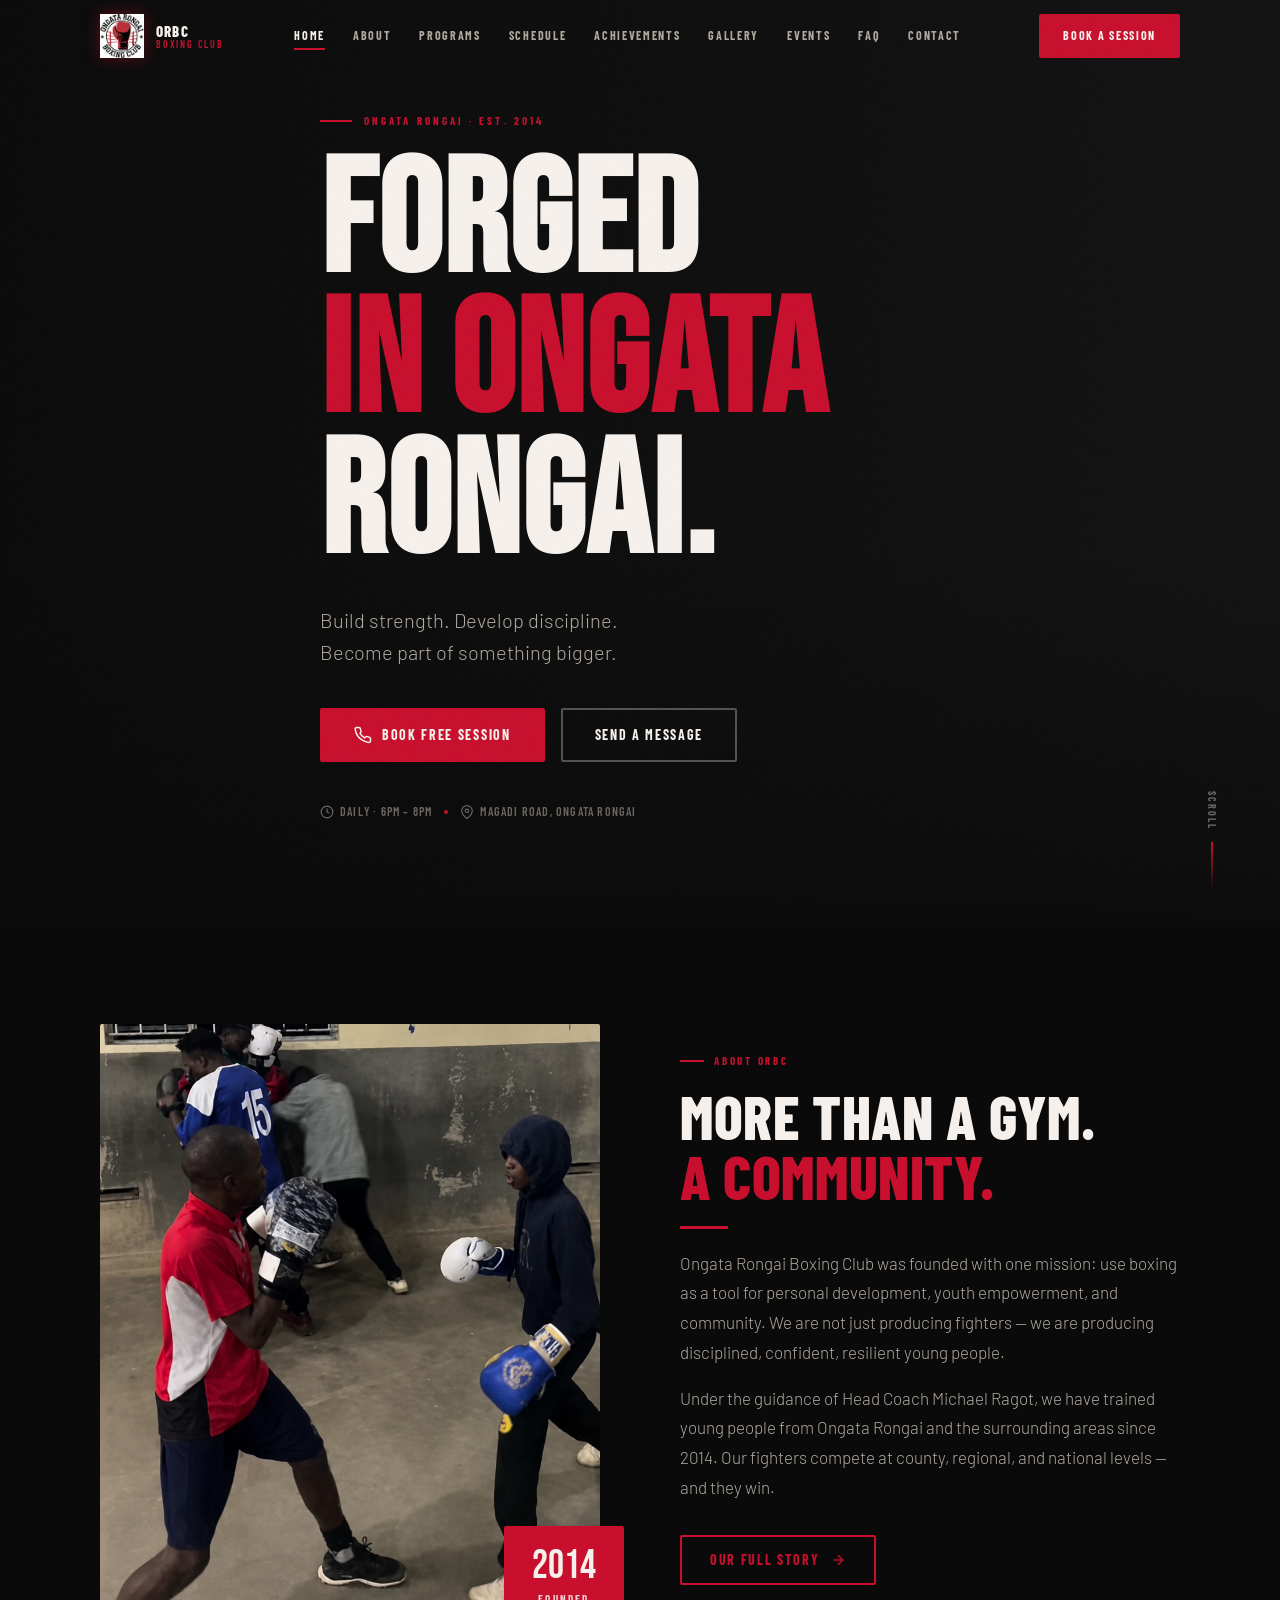
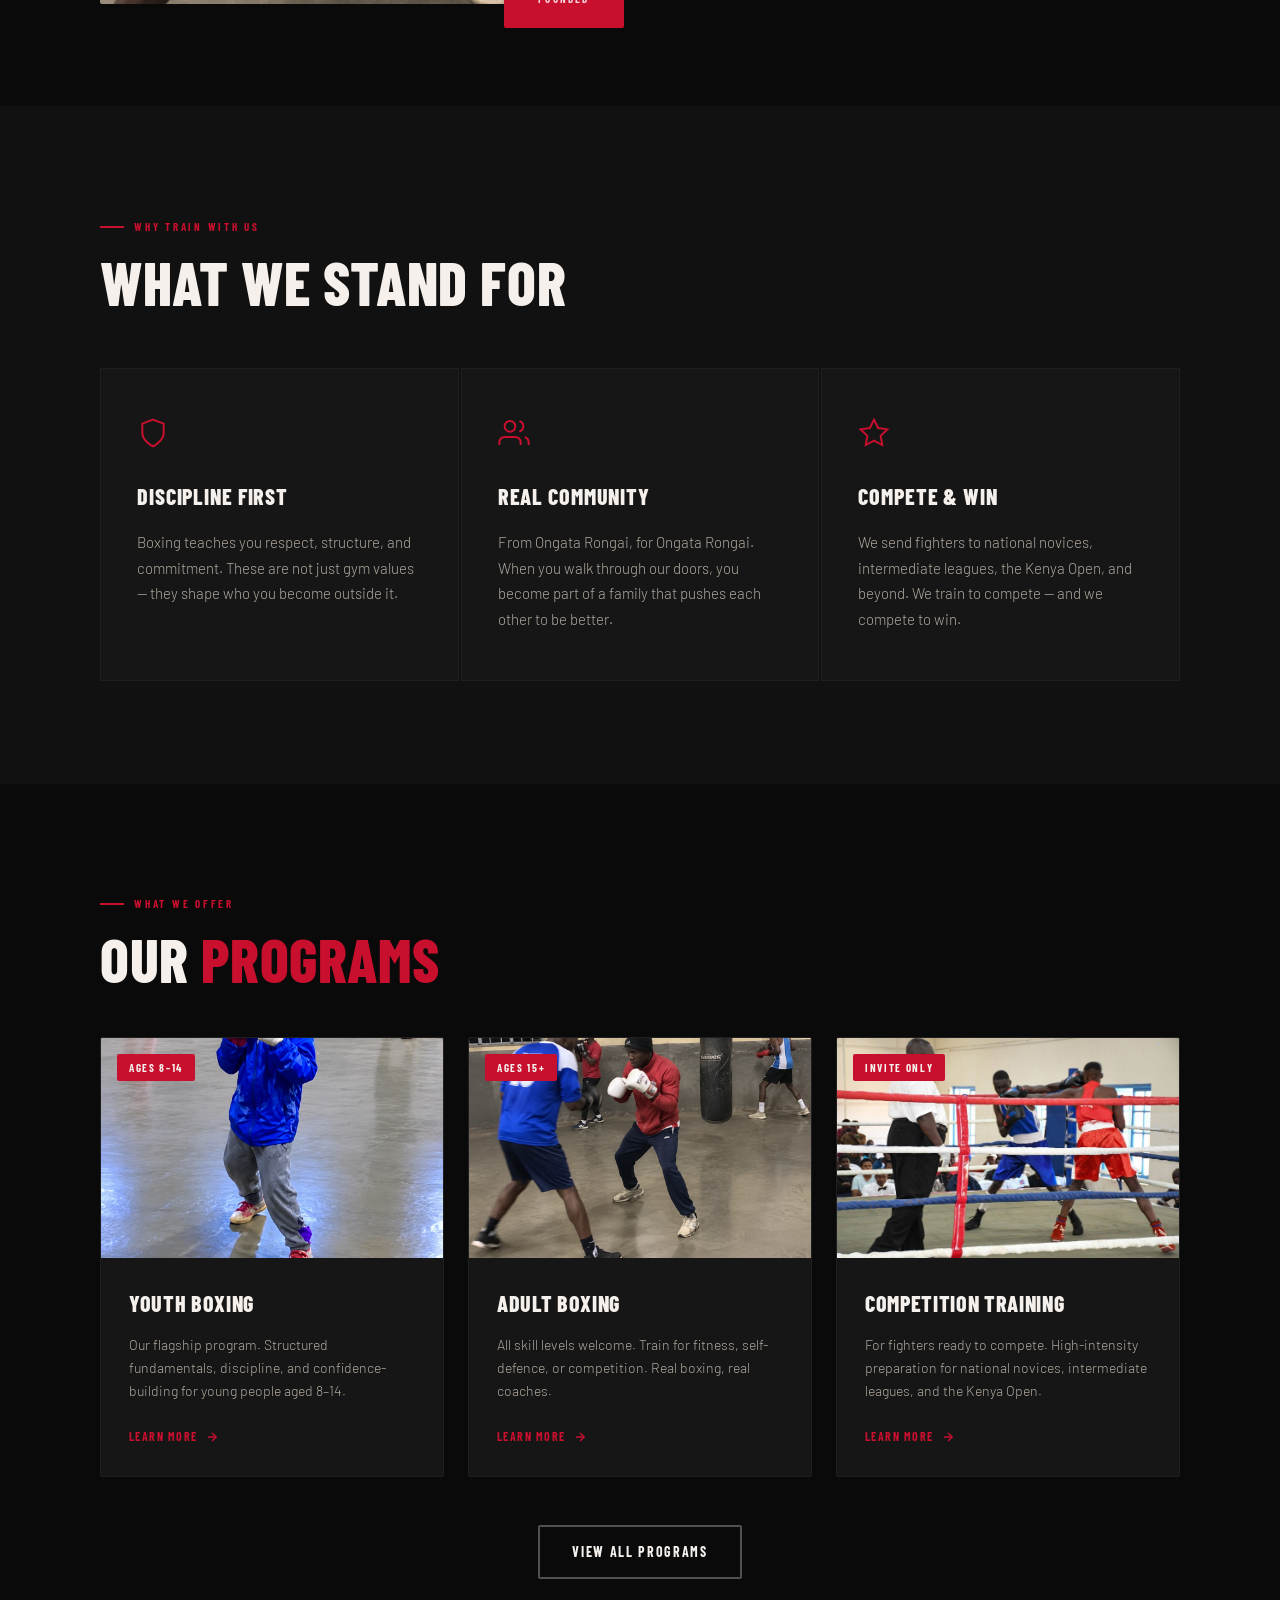
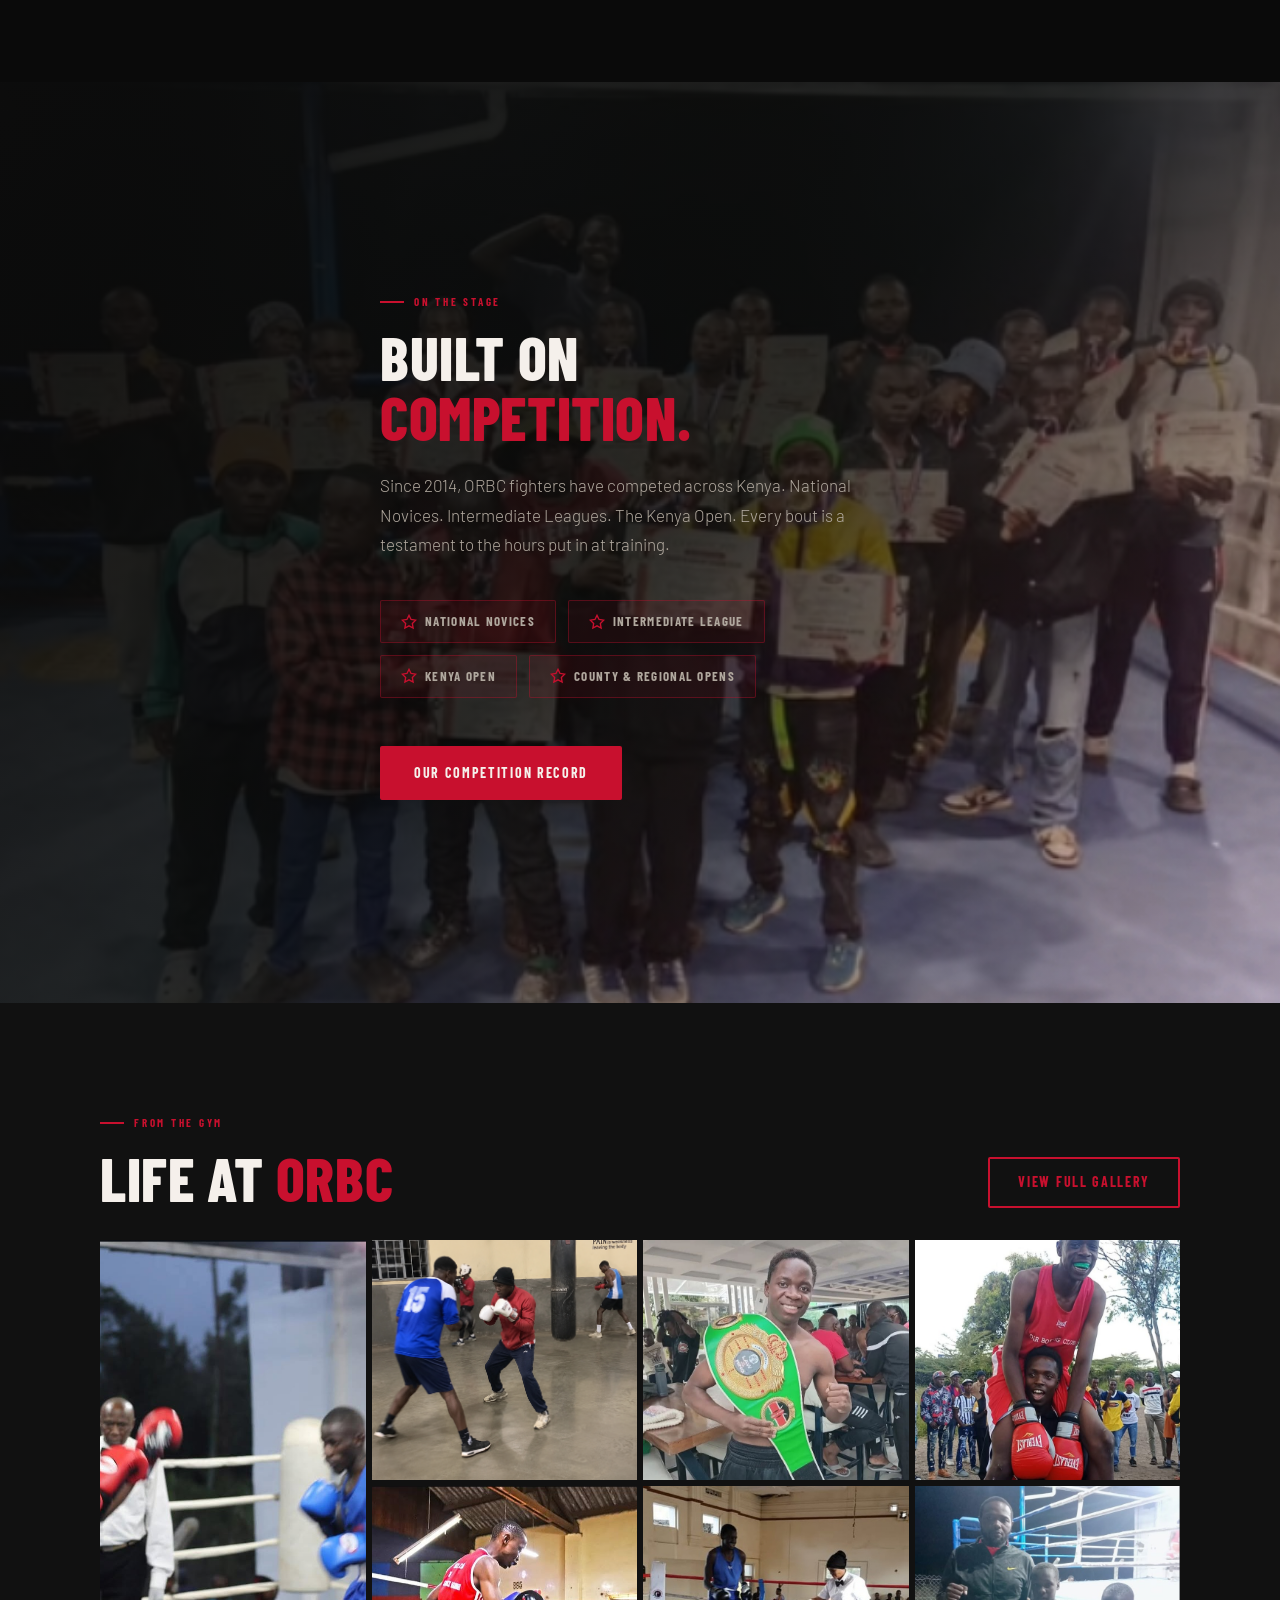
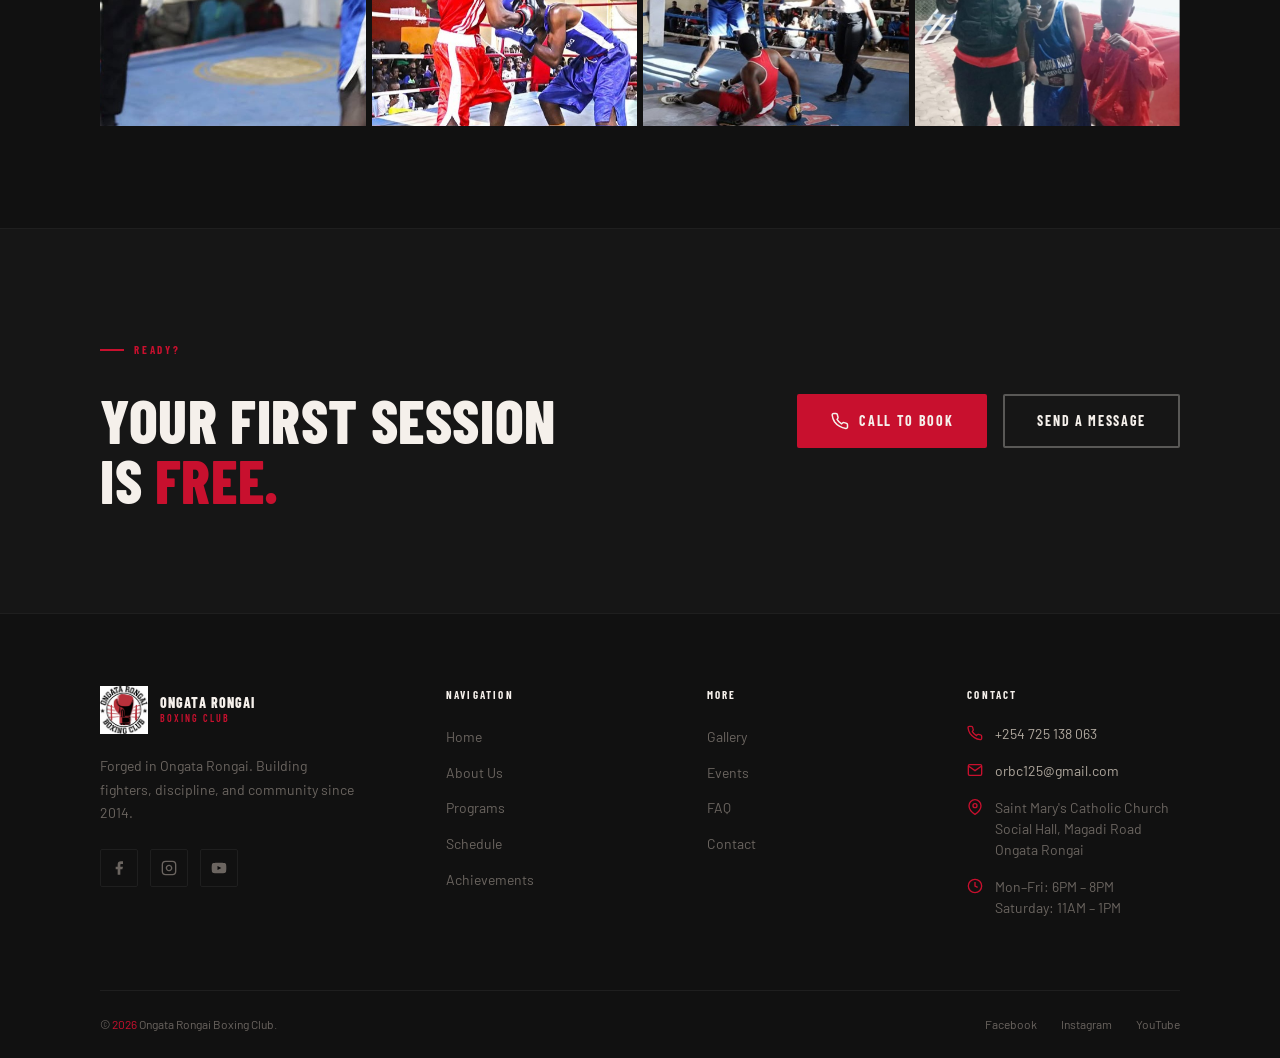
<file: index.html>
<!DOCTYPE html>
<html lang="en">
<head>
  <meta charset="UTF-8" />
  <meta name="viewport" content="width=device-width, initial-scale=1.0" />
  <meta name="description" content="Ongata Rongai Boxing Club — Building fighters, discipline, and community since 2014. Daily training 6PM–8PM in Ongata Rongai, Nairobi." />
  <title>ORBC — Ongata Rongai Boxing Club</title>
  <link rel="preconnect" href="https://fonts.googleapis.com" />
  <link rel="preconnect" href="https://fonts.gstatic.com" crossorigin />
  <link rel="stylesheet" href="css/global.css" />
  <link rel="stylesheet" href="css/nav.css" />
  <link rel="stylesheet" href="css/footer.css" />
  <link rel="stylesheet" href="css/home.css" />
  <link rel="canonical" href="https://orbc.co.ke/" />

  <meta property="og:type" content="website" />
  <meta property="og:site_name" content="ORBC — Ongata Rongai Boxing Club" />
  <meta property="og:title" content="ORBC — Ongata Rongai Boxing Club" />
  <meta property="og:description" content="Ongata Rongai Boxing Club — Building fighters, discipline, and community since 2014. Daily training 6PM–8PM in Ongata Rongai, Nairobi." />
  <meta property="og:url" content="https://orbc.co.ke/" />
  <meta property="og:image" content="https://orbc.co.ke/assets/images/orbc-logo.png" />

  <meta name="twitter:card" content="summary_large_image" />
  <meta name="twitter:title" content="ORBC — Ongata Rongai Boxing Club" />
  <meta name="twitter:description" content="Ongata Rongai Boxing Club — Building fighters, discipline, and community since 2014. Daily training 6PM–8PM in Ongata Rongai, Nairobi." />
  <meta name="twitter:image" content="https://orbc.co.ke/assets/images/orbc-logo.png" />

  <script type="application/ld+json">
  {
    "@context": "https://schema.org",
    "@type": "SportsActivityLocation",
    "name": "Ongata Rongai Boxing Club",
    "alternateName": "ORBC",
    "url": "https://orbc.co.ke/",
    "logo": "https://orbc.co.ke/assets/images/orbc-logo.png",
    "image": "https://orbc.co.ke/assets/images/orbc-logo.png",
    "description": "Ongata Rongai Boxing Club — building fighters, discipline, and community since 2014.",
    "foundingDate": "2014",
    "address": {
      "@type": "PostalAddress",
      "streetAddress": "Magadi Road",
      "addressLocality": "Ongata Rongai",
      "addressRegion": "Kajiado County",
      "addressCountry": "KE"
    },
    "openingHoursSpecification": [
      {
        "@type": "OpeningHoursSpecification",
        "dayOfWeek": ["Monday", "Tuesday", "Wednesday", "Thursday", "Friday", "Saturday", "Sunday"],
        "opens": "18:00",
        "closes": "20:00"
      }
    ],
    "sameAs": []
  }
  </script>
  <link rel="icon" href="/favicon.ico" sizes="any" />
  <link rel="icon" type="image/png" sizes="32x32" href="/assets/images/favicon-32.png" />
  <link rel="icon" type="image/png" sizes="16x16" href="/assets/images/favicon-16.png" />
  <link rel="apple-touch-icon" sizes="180x180" href="/assets/images/favicon-180.png" />
  <link rel="manifest" href="/site.webmanifest" />
</head>
<body>

  <div id="nav-placeholder"></div>

  <main>

    <section class="hero" id="hero" aria-label="Hero">
      <div class="hero__media">
        <video class="hero__video hero__video--a active" id="hero-video-a" muted playsinline poster="data:image/svg+xml,%3Csvg xmlns='http://www.w3.org/2000/svg' width='1' height='1'%3E%3Crect width='1' height='1' fill='%23161616'/%3E%3C/svg%3E" aria-hidden="true">
          <source src="assets/videos/hero-training.mp4" type="video/mp4" />
        </video>
        <video class="hero__video hero__video--b" id="hero-video-b" muted playsinline poster="data:image/svg+xml,%3Csvg xmlns='http://www.w3.org/2000/svg' width='1' height='1'%3E%3Crect width='1' height='1' fill='%23161616'/%3E%3C/svg%3E" aria-hidden="true">
          <source src="assets/videos/hero-sparring.mp4" type="video/mp4" />
        </video>
        <div class="hero__overlay"></div>
      </div>

      <div class="container hero__content">
        <div class="hero__eyebrow">
          <span class="hero__eyebrow-line"></span>
          <span>Ongata Rongai · Est. 2014</span>
        </div>
        <h1 class="hero__title">
          <span class="hero__title-line hero__title-line--1">Forged</span>
          <span class="hero__title-line hero__title-line--2">in Ongata</span>
          <span class="hero__title-line hero__title-line--3">Rongai.</span>
        </h1>
        <p class="hero__sub">
          Build strength. Develop discipline.<br />
          Become part of something bigger.
        </p>
        <div class="hero__actions">
          <a href="tel:+254725138063" class="btn btn--primary hero__btn">
            <svg width="18" height="18" viewBox="0 0 24 24" fill="none" stroke="currentColor" stroke-width="2"><path d="M22 16.92v3a2 2 0 0 1-2.18 2 19.79 19.79 0 0 1-8.63-3.07A19.5 19.5 0 0 1 4.69 13a19.79 19.79 0 0 1-3.07-8.67A2 2 0 0 1 3.6 2h3a2 2 0 0 1 2 1.72c.127.96.361 1.903.7 2.81a2 2 0 0 1-.45 2.11L8.09 9.91a16 16 0 0 0 6 6l1.27-1.27a2 2 0 0 1 2.11-.45c.907.339 1.85.573 2.81.7A2 2 0 0 1 22 16.92z"/></svg>
            Book Free Session
          </a>
          <a href="contact.html" class="btn btn--outline hero__btn">Send a Message</a>
        </div>
        <div class="hero__meta">
          <div class="hero__meta-item">
            <svg width="14" height="14" viewBox="0 0 24 24" fill="none" stroke="currentColor" stroke-width="2"><circle cx="12" cy="12" r="10"/><polyline points="12 6 12 12 16 14"/></svg>
            Daily · 6PM – 8PM
          </div>
          <div class="hero__meta-dot"></div>
          <div class="hero__meta-item">
            <svg width="14" height="14" viewBox="0 0 24 24" fill="none" stroke="currentColor" stroke-width="2"><path d="M21 10c0 7-9 13-9 13s-9-6-9-13a9 9 0 0 1 18 0z"/><circle cx="12" cy="10" r="3"/></svg>
            Magadi Road, Ongata Rongai
          </div>
        </div>
      </div>

      <div class="hero__scroll" aria-hidden="true">
        <span>Scroll</span>
        <div class="hero__scroll-line"></div>
      </div>
    </section>

    <section class="section section--dark home-about" aria-labelledby="home-about-title">
      <div class="container">
        <div class="home-about__grid">
          <div class="home-about__image-wrap reveal reveal--left">
            <img data-src="assets/images/about-training.jpg" src="data:image/svg+xml,%3Csvg xmlns='http://www.w3.org/2000/svg' width='1' height='1'%3E%3Crect width='1' height='1' fill='%23161616'/%3E%3C/svg%3E" alt="Training at ORBC" class="home-about__image" width="600" height="700" />
            <div class="home-about__image-tag">
              <span class="home-about__image-tag-num">2014</span>
              <span class="home-about__image-tag-text">Founded</span>
            </div>
          </div>
          <div class="home-about__text reveal">
            <span class="section-label">About ORBC</span>
            <h2 class="section-title" id="home-about-title">
              More Than a Gym.<br /><span>A Community.</span>
            </h2>
            <span class="accent-line"></span>
            <p class="body-text">
              Ongata Rongai Boxing Club was founded with one mission: use boxing as a tool for personal development, youth empowerment, and community. We are not just producing fighters — we are producing disciplined, confident, resilient young people.
            </p>
            <p class="body-text" style="margin-top:16px;">
              Under the guidance of Head Coach Michael Ragot, we have trained young people from Ongata Rongai and the surrounding areas since 2014. Our fighters compete at county, regional, and national levels — and they win.
            </p>
            <a href="about.html" class="btn btn--ghost" style="margin-top:32px;">
              Our Full Story
              <svg width="16" height="16" viewBox="0 0 24 24" fill="none" stroke="currentColor" stroke-width="2"><line x1="5" y1="12" x2="19" y2="12"/><polyline points="12 5 19 12 12 19"/></svg>
            </a>
          </div>
        </div>
      </div>
    </section>

    <section class="section section--mid home-pillars" aria-labelledby="pillars-title">
      <div class="container">
        <div class="home-pillars__header reveal">
          <span class="section-label">Why Train With Us</span>
          <h2 class="section-title" id="pillars-title">What We Stand For</h2>
        </div>
        <div class="home-pillars__grid">
          <div class="pillar reveal reveal-d1">
            <div class="pillar__icon" aria-hidden="true">
              <svg width="32" height="32" viewBox="0 0 24 24" fill="none" stroke="currentColor" stroke-width="1.5"><path d="M12 22s8-4 8-10V5l-8-3-8 3v7c0 6 8 10 8 10z"/></svg>
            </div>
            <h3 class="pillar__title">Discipline First</h3>
            <p class="pillar__text">Boxing teaches you respect, structure, and commitment. These are not just gym values — they shape who you become outside it.</p>
          </div>
          <div class="pillar reveal reveal-d2">
            <div class="pillar__icon" aria-hidden="true">
              <svg width="32" height="32" viewBox="0 0 24 24" fill="none" stroke="currentColor" stroke-width="1.5"><path d="M17 21v-2a4 4 0 0 0-4-4H5a4 4 0 0 0-4 4v2"/><circle cx="9" cy="7" r="4"/><path d="M23 21v-2a4 4 0 0 0-3-3.87"/><path d="M16 3.13a4 4 0 0 1 0 7.75"/></svg>
            </div>
            <h3 class="pillar__title">Real Community</h3>
            <p class="pillar__text">From Ongata Rongai, for Ongata Rongai. When you walk through our doors, you become part of a family that pushes each other to be better.</p>
          </div>
          <div class="pillar reveal reveal-d3">
            <div class="pillar__icon" aria-hidden="true">
              <svg width="32" height="32" viewBox="0 0 24 24" fill="none" stroke="currentColor" stroke-width="1.5"><polygon points="12 2 15.09 8.26 22 9.27 17 14.14 18.18 21.02 12 17.77 5.82 21.02 7 14.14 2 9.27 8.91 8.26 12 2"/></svg>
            </div>
            <h3 class="pillar__title">Compete &amp; Win</h3>
            <p class="pillar__text">We send fighters to national novices, intermediate leagues, the Kenya Open, and beyond. We train to compete — and we compete to win.</p>
          </div>
        </div>
      </div>
    </section>

    <section class="section section--dark home-programs" aria-labelledby="programs-title">
      <div class="container">
        <div class="home-programs__header reveal">
          <span class="section-label">What We Offer</span>
          <h2 class="section-title" id="programs-title">Our <span>Programs</span></h2>
        </div>
        <div class="home-programs__grid">
          <article class="program-card reveal reveal-d1">
            <div class="program-card__img-wrap">
              <img data-src="assets/images/program-youth.jpg" src="data:image/svg+xml,%3Csvg xmlns='http://www.w3.org/2000/svg' width='1' height='1'%3E%3Crect width='1' height='1' fill='%23161616'/%3E%3C/svg%3E" alt="Youth Boxing Program" class="program-card__img" width="400" height="280" loading="lazy" />
              <span class="program-card__badge">Ages 8–14</span>
            </div>
            <div class="program-card__body">
              <h3 class="program-card__title">Youth Boxing</h3>
              <p class="program-card__text">Our flagship program. Structured fundamentals, discipline, and confidence-building for young people aged 8–14.</p>
              <a href="programs.html#youth" class="program-card__link">
                Learn More
                <svg width="14" height="14" viewBox="0 0 24 24" fill="none" stroke="currentColor" stroke-width="2.5"><line x1="5" y1="12" x2="19" y2="12"/><polyline points="12 5 19 12 12 19"/></svg>
              </a>
            </div>
          </article>
          <article class="program-card reveal reveal-d2">
            <div class="program-card__img-wrap">
              <img data-src="assets/images/program-adult.jpg" src="data:image/svg+xml,%3Csvg xmlns='http://www.w3.org/2000/svg' width='1' height='1'%3E%3Crect width='1' height='1' fill='%23161616'/%3E%3C/svg%3E" alt="Adult Boxing Program" class="program-card__img" width="400" height="280" loading="lazy" />
              <span class="program-card__badge">Ages 15+</span>
            </div>
            <div class="program-card__body">
              <h3 class="program-card__title">Adult Boxing</h3>
              <p class="program-card__text">All skill levels welcome. Train for fitness, self-defence, or competition. Real boxing, real coaches.</p>
              <a href="programs.html#adult" class="program-card__link">
                Learn More
                <svg width="14" height="14" viewBox="0 0 24 24" fill="none" stroke="currentColor" stroke-width="2.5"><line x1="5" y1="12" x2="19" y2="12"/><polyline points="12 5 19 12 12 19"/></svg>
              </a>
            </div>
          </article>
          <article class="program-card reveal reveal-d3">
            <div class="program-card__img-wrap">
              <img data-src="assets/images/program-competition.jpg" src="data:image/svg+xml,%3Csvg xmlns='http://www.w3.org/2000/svg' width='1' height='1'%3E%3Crect width='1' height='1' fill='%23161616'/%3E%3C/svg%3E" alt="Competition Training" class="program-card__img" width="400" height="280" loading="lazy" />
              <span class="program-card__badge">Invite Only</span>
            </div>
            <div class="program-card__body">
              <h3 class="program-card__title">Competition Training</h3>
              <p class="program-card__text">For fighters ready to compete. High-intensity preparation for national novices, intermediate leagues, and the Kenya Open.</p>
              <a href="programs.html#competition" class="program-card__link">
                Learn More
                <svg width="14" height="14" viewBox="0 0 24 24" fill="none" stroke="currentColor" stroke-width="2.5"><line x1="5" y1="12" x2="19" y2="12"/><polyline points="12 5 19 12 12 19"/></svg>
              </a>
            </div>
          </article>
        </div>
        <div style="text-align:center;margin-top:48px;" class="reveal">
          <a href="programs.html" class="btn btn--outline">View All Programs</a>
        </div>
      </div>
    </section>

    <section class="section home-achievements" aria-labelledby="achievements-title">
      <div class="home-achievements__bg">
        <img data-src="assets/images/achievements-group.jpg" src="data:image/svg+xml,%3Csvg xmlns='http://www.w3.org/2000/svg' width='1' height='1'%3E%3Crect width='1' height='1' fill='%23161616'/%3E%3C/svg%3E" alt="ORBC fighters after competition" class="home-achievements__bg-img" width="1400" height="800" loading="lazy" />
        <div class="home-achievements__overlay"></div>
      </div>
      <div class="container home-achievements__content">
        <span class="section-label reveal">On the Stage</span>
        <h2 class="section-title home-achievements__title reveal" id="achievements-title">
          Built on <span>Competition.</span>
        </h2>
        <p class="body-text home-achievements__text reveal reveal-d1">
          Since 2014, ORBC fighters have competed across Kenya. National Novices. Intermediate Leagues. The Kenya Open. Every bout is a testament to the hours put in at training.
        </p>
        <div class="home-competitions reveal reveal-d2">
          <div class="competition-pill">
            <svg width="16" height="16" viewBox="0 0 24 24" fill="none" stroke="currentColor" stroke-width="2"><polygon points="12 2 15.09 8.26 22 9.27 17 14.14 18.18 21.02 12 17.77 5.82 21.02 7 14.14 2 9.27 8.91 8.26 12 2"/></svg>
            National Novices
          </div>
          <div class="competition-pill">
            <svg width="16" height="16" viewBox="0 0 24 24" fill="none" stroke="currentColor" stroke-width="2"><polygon points="12 2 15.09 8.26 22 9.27 17 14.14 18.18 21.02 12 17.77 5.82 21.02 7 14.14 2 9.27 8.91 8.26 12 2"/></svg>
            Intermediate League
          </div>
          <div class="competition-pill">
            <svg width="16" height="16" viewBox="0 0 24 24" fill="none" stroke="currentColor" stroke-width="2"><polygon points="12 2 15.09 8.26 22 9.27 17 14.14 18.18 21.02 12 17.77 5.82 21.02 7 14.14 2 9.27 8.91 8.26 12 2"/></svg>
            Kenya Open
          </div>
          <div class="competition-pill">
            <svg width="16" height="16" viewBox="0 0 24 24" fill="none" stroke="currentColor" stroke-width="2"><polygon points="12 2 15.09 8.26 22 9.27 17 14.14 18.18 21.02 12 17.77 5.82 21.02 7 14.14 2 9.27 8.91 8.26 12 2"/></svg>
            County &amp; Regional Opens
          </div>
        </div>
        <a href="achievements.html" class="btn btn--primary reveal reveal-d3" style="margin-top:40px;">
          Our Competition Record
        </a>
      </div>
    </section>

    <section class="section section--mid home-gallery" aria-labelledby="gallery-title">
      <div class="container">
        <div class="home-gallery__header reveal">
          <div>
            <span class="section-label">From the Gym</span>
            <h2 class="section-title" id="gallery-title">Life at <span>ORBC</span></h2>
          </div>
          <a href="gallery.html" class="btn btn--ghost hide-mobile">View Full Gallery</a>
        </div>
        <div class="home-gallery__grid" id="gallery-teaser"></div>
        <div style="text-align:center;margin-top:32px;" class="hide-desktop reveal">
          <a href="gallery.html" class="btn btn--ghost">View Full Gallery</a>
        </div>
      </div>
    </section>

    <section class="section cta-band" aria-labelledby="cta-title">
      <div class="container">
        <div class="cta-band__inner reveal">
          <div class="cta-band__text">
            <span class="section-label">Ready?</span>
            <h2 class="section-title cta-band__title" id="cta-title">
              Your first session<br />is <span>free.</span>
            </h2>
          </div>
          <div class="cta-band__actions">
            <a href="tel:+254725138063" class="btn btn--primary">
              <svg width="18" height="18" viewBox="0 0 24 24" fill="none" stroke="currentColor" stroke-width="2"><path d="M22 16.92v3a2 2 0 0 1-2.18 2 19.79 19.79 0 0 1-8.63-3.07A19.5 19.5 0 0 1 4.69 13a19.79 19.79 0 0 1-3.07-8.67A2 2 0 0 1 3.6 2h3a2 2 0 0 1 2 1.72c.127.96.361 1.903.7 2.81a2 2 0 0 1-.45 2.11L8.09 9.91a16 16 0 0 0 6 6l1.27-1.27a2 2 0 0 1 2.11-.45c.907.339 1.85.573 2.81.7A2 2 0 0 1 22 16.92z"/></svg>
              Call to Book
            </a>
            <a href="contact.html" class="btn btn--outline">Send a Message</a>
          </div>
        </div>
      </div>
    </section>

  </main>

  <div id="footer-placeholder"></div>
  <script type="module" src="js/home.js"></script>
</body>
</html>
</file>
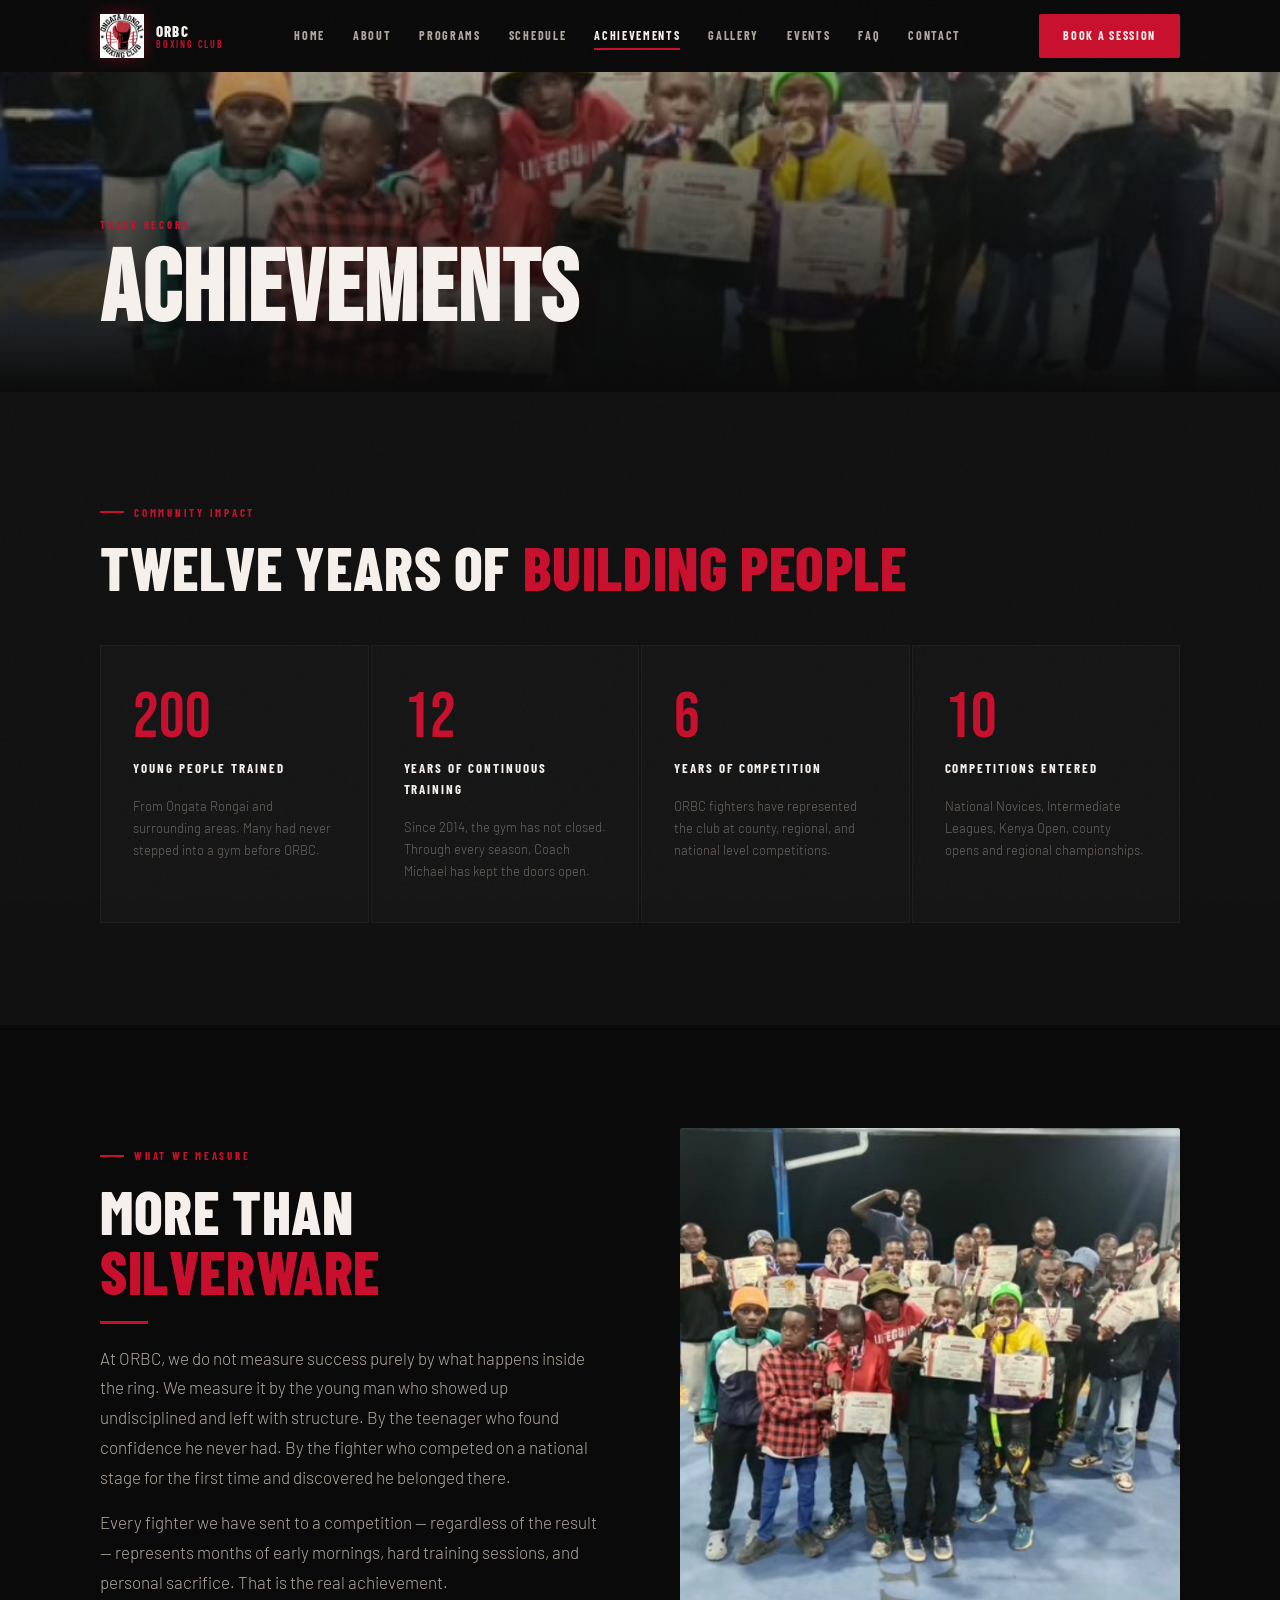
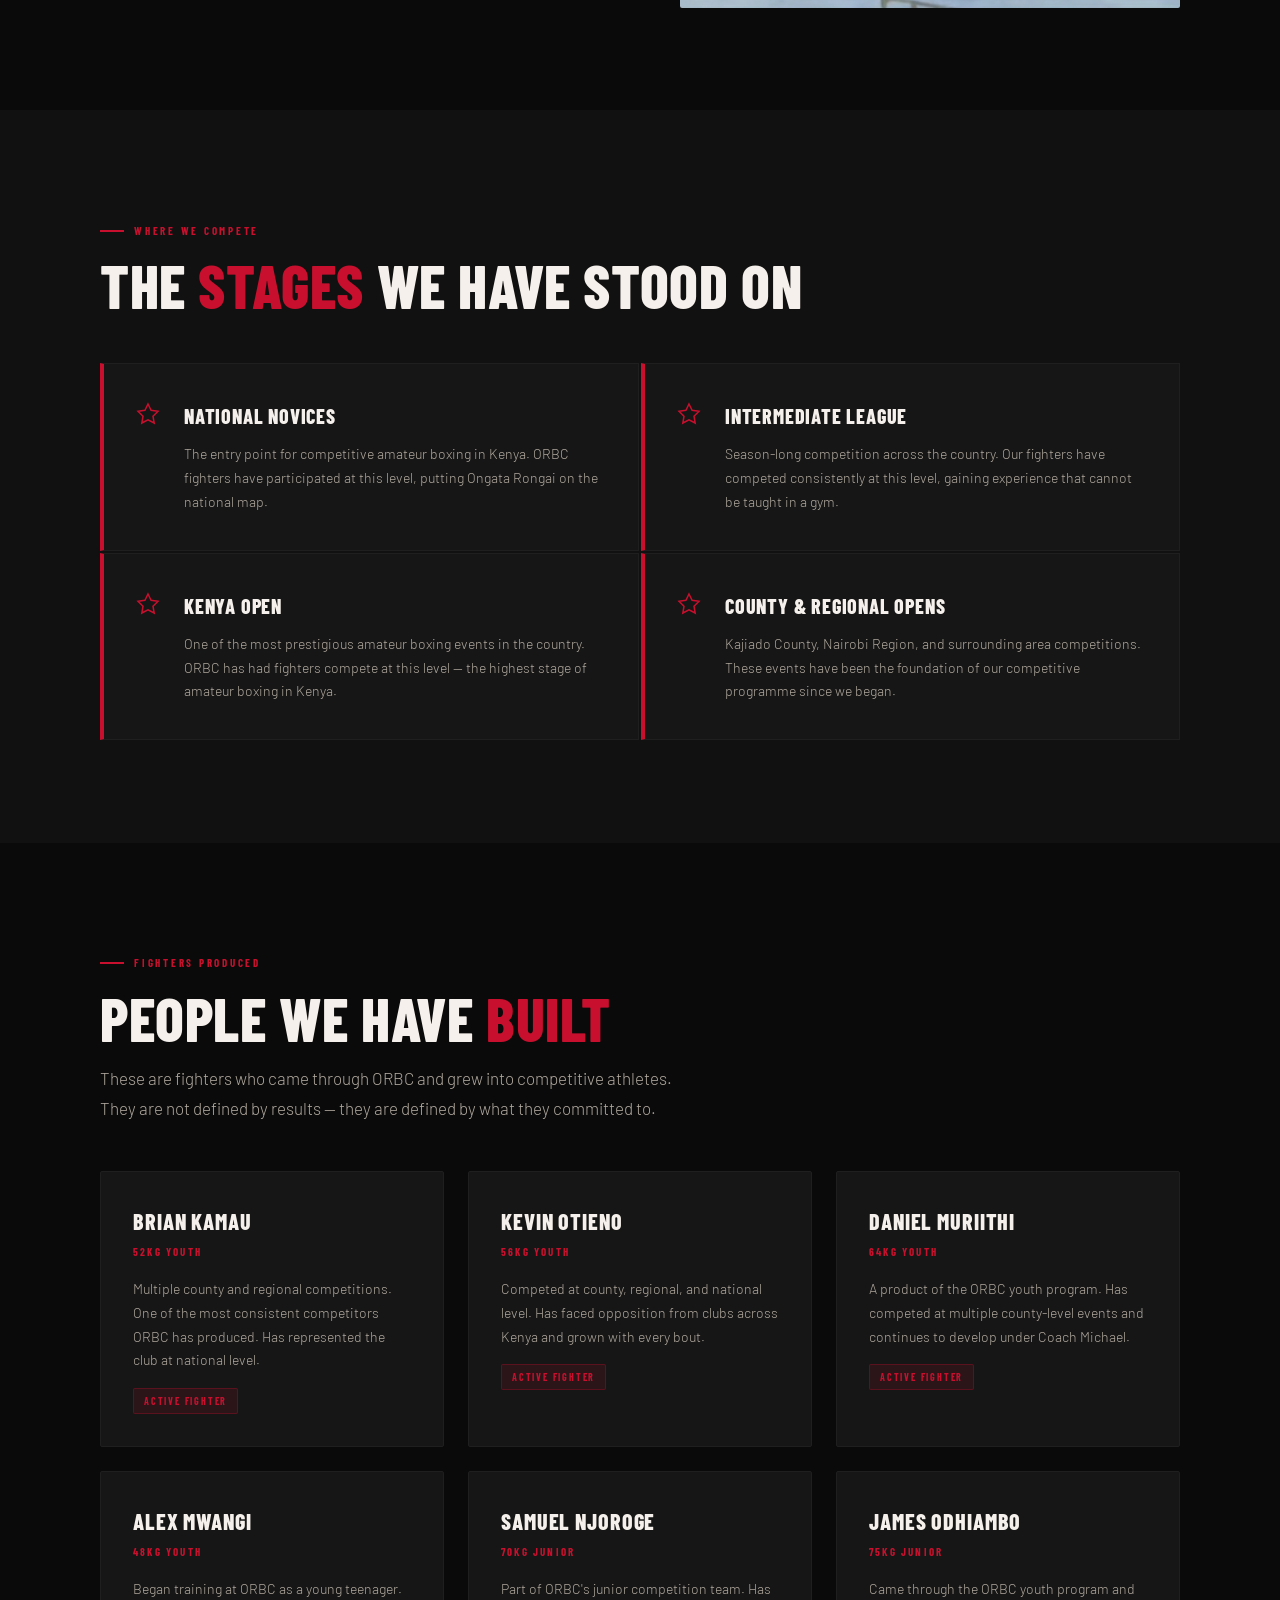
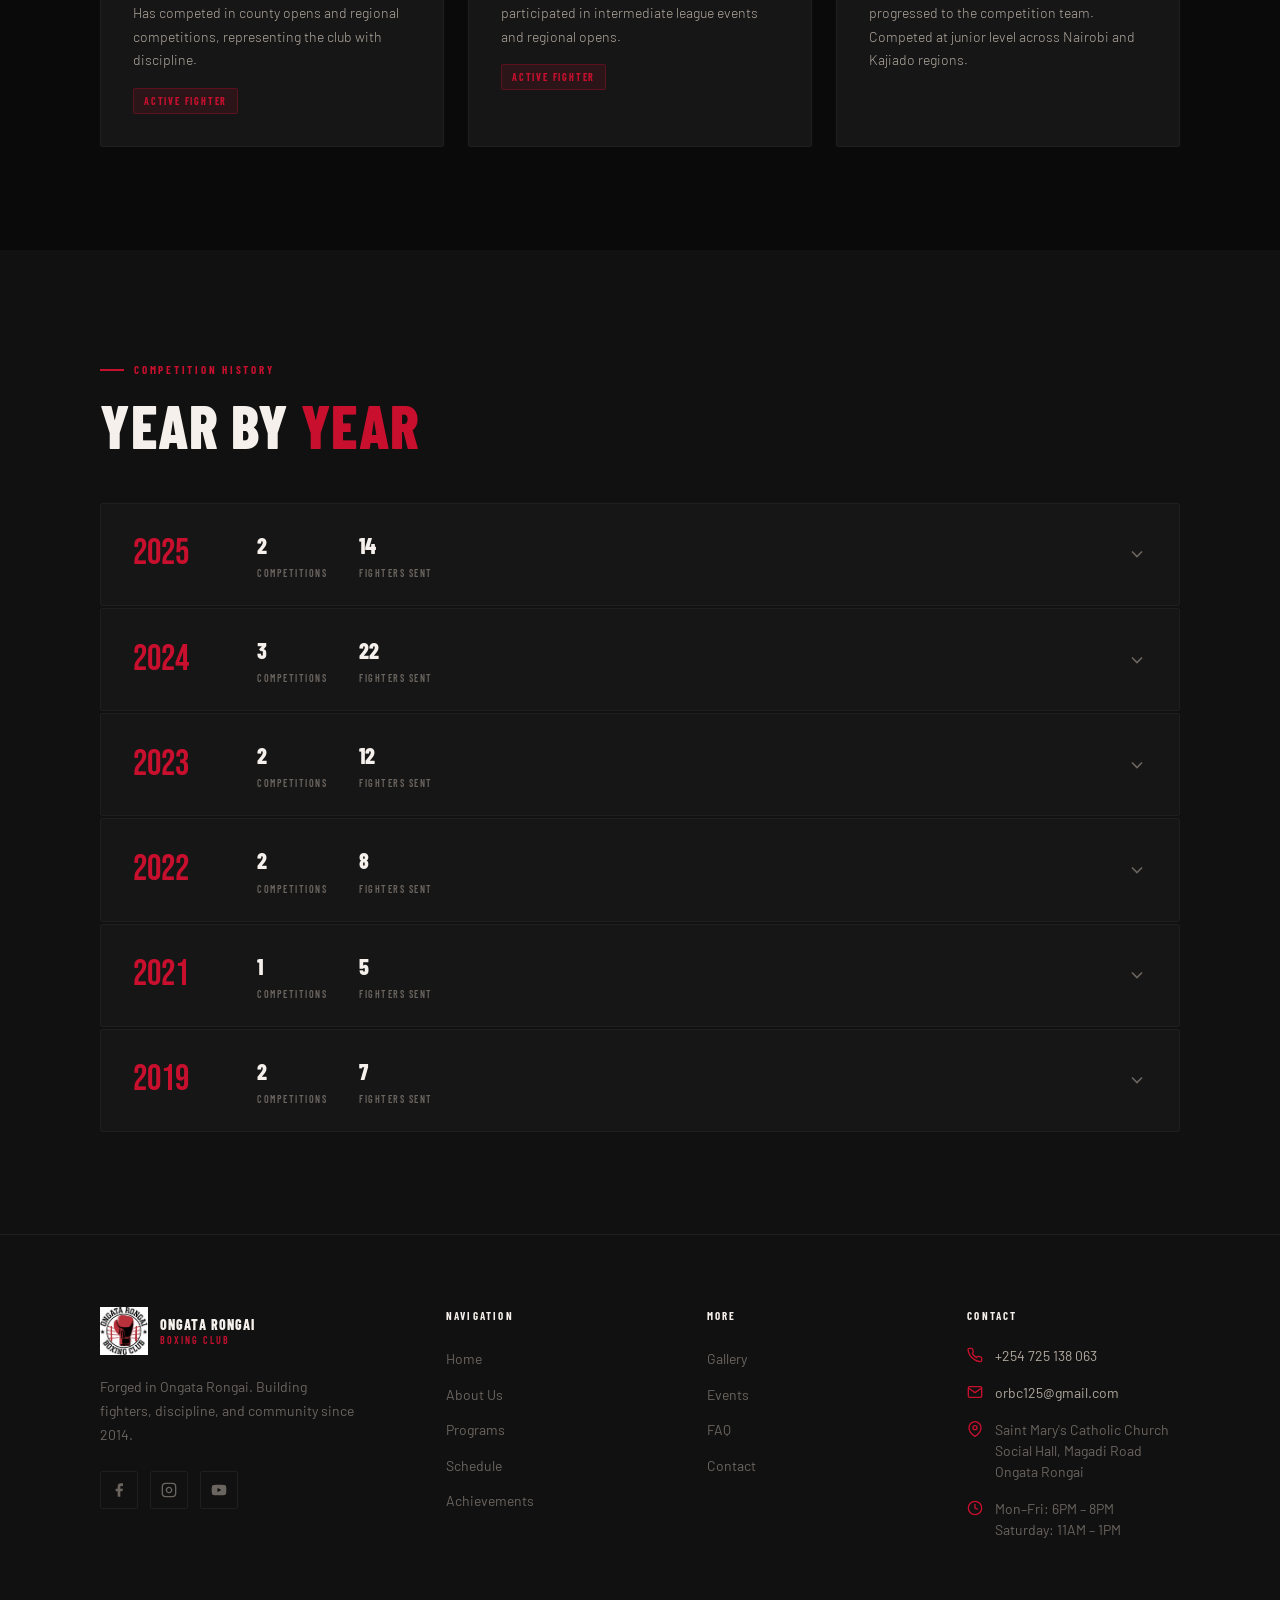
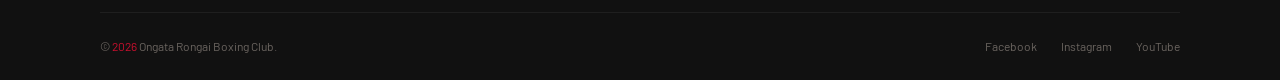
<file: achievements.html>
<!DOCTYPE html>
<html lang="en">
<head>
  <meta charset="UTF-8" />
  <meta name="viewport" content="width=device-width, initial-scale=1.0" />
  <meta name="description" content="ORBC achievements — community impact, competition history, and the fighters we have produced since 2014." />
  <title>Achievements — ORBC Boxing Club</title>
  <link rel="preconnect" href="https://fonts.googleapis.com" />
  <link rel="preconnect" href="https://fonts.gstatic.com" crossorigin />
  <link rel="stylesheet" href="css/global.css" />
  <link rel="stylesheet" href="css/nav.css" />
  <link rel="stylesheet" href="css/footer.css" />
  <link rel="stylesheet" href="css/achievements.css" />
  <link rel="canonical" href="https://orbc.co.ke/achievements.html" />

  <meta property="og:type" content="website" />
  <meta property="og:site_name" content="ORBC — Ongata Rongai Boxing Club" />
  <meta property="og:title" content="Achievements — ORBC Boxing Club" />
  <meta property="og:description" content="ORBC achievements — community impact, competition history, and the fighters we have produced since 2014." />
  <meta property="og:url" content="https://orbc.co.ke/achievements.html" />
  <meta property="og:image" content="https://orbc.co.ke/assets/images/orbc-logo.png" />

  <meta name="twitter:card" content="summary_large_image" />
  <meta name="twitter:title" content="Achievements — ORBC Boxing Club" />
  <meta name="twitter:description" content="ORBC achievements — community impact, competition history, and the fighters we have produced since 2014." />
  <meta name="twitter:image" content="https://orbc.co.ke/assets/images/orbc-logo.png" />
  <link rel="icon" href="/favicon.ico" sizes="any" />
  <link rel="icon" type="image/png" sizes="32x32" href="/assets/images/favicon-32.png" />
  <link rel="icon" type="image/png" sizes="16x16" href="/assets/images/favicon-16.png" />
  <link rel="apple-touch-icon" sizes="180x180" href="/assets/images/favicon-180.png" />
  <link rel="manifest" href="/site.webmanifest" />
</head>
<body>
  <div id="nav-placeholder"></div>
  <main>

    <header class="page-hero">
      <div class="page-hero__bg" style="background-image:url('assets/images/achievements-group.jpg')"></div>
      <div class="container page-hero__content">
        <p class="page-hero__label">Track Record</p>
        <h1 class="page-hero__title">Achievements</h1>
      </div>
    </header>

    <!-- Impact numbers -->
    <section class="section section--mid achievements-impact" aria-label="Community impact">
      <div class="container">
        <div class="reveal" style="margin-bottom:48px;">
          <span class="section-label">Community Impact</span>
          <h2 class="section-title">Twelve Years of <span>Building People</span></h2>
        </div>
        <div class="impact-grid">
          <div class="impact-card reveal reveal-d1">
            <span class="impact-card__number" data-count="200">0</span>
            <span class="impact-card__label">Young People Trained</span>
            <p class="impact-card__text">From Ongata Rongai and surrounding areas. Many had never stepped into a gym before ORBC.</p>
          </div>
          <div class="impact-card reveal reveal-d2">
            <span class="impact-card__number" data-count="12">0</span>
            <span class="impact-card__label">Years of Continuous Training</span>
            <p class="impact-card__text">Since 2014, the gym has not closed. Through every season, Coach Michael has kept the doors open.</p>
          </div>
          <div class="impact-card reveal reveal-d3">
            <span class="impact-card__number" data-count="6">0</span>
            <span class="impact-card__label">Years of Competition</span>
            <p class="impact-card__text">ORBC fighters have represented the club at county, regional, and national level competitions.</p>
          </div>
          <div class="impact-card reveal reveal-d4">
            <span class="impact-card__number" data-count="10">0</span>
            <span class="impact-card__label">Competitions Entered</span>
            <p class="impact-card__text">National Novices, Intermediate Leagues, Kenya Open, county opens and regional championships.</p>
          </div>
        </div>
      </div>
    </section>

    <!-- What we stand for -->
    <section class="section section--dark" aria-labelledby="impact-title">
      <div class="container">
        <div class="impact-statement reveal">
          <div class="impact-statement__text">
            <span class="section-label">What We Measure</span>
            <h2 class="section-title" id="impact-title">
              More Than <span>Silverware</span>
            </h2>
            <span class="accent-line"></span>
            <p class="body-text">
              At ORBC, we do not measure success purely by what happens inside the ring. We measure it by the young man who showed up undisciplined and left with structure. By the teenager who found confidence he never had. By the fighter who competed on a national stage for the first time and discovered he belonged there.
            </p>
            <p class="body-text" style="margin-top:16px;">
              Every fighter we have sent to a competition — regardless of the result — represents months of early mornings, hard training sessions, and personal sacrifice. That is the real achievement.
            </p>
          </div>
          <div class="impact-statement__image reveal reveal--right">
            <img
              data-src="assets/images/achievements-group.jpg"
              src="data:image/svg+xml,%3Csvg xmlns='http://www.w3.org/2000/svg' width='1' height='1'%3E%3Crect width='1' height='1' fill='%23161616'/%3E%3C/svg%3E"
              alt="ORBC fighters after competition"
              class="impact-statement__img"
              width="560" height="480"
              loading="lazy"
            />
          </div>
        </div>
      </div>
    </section>

    <!-- Competitions we have entered -->
    <section class="section section--mid" aria-labelledby="competitions-title">
      <div class="container">
        <div class="reveal" style="margin-bottom:48px;">
          <span class="section-label">Where We Compete</span>
          <h2 class="section-title" id="competitions-title">
            The <span>Stages</span> We Have Stood On
          </h2>
        </div>
        <div class="competitions-grid">
          <div class="competition-entry reveal reveal-d1">
            <div class="competition-entry__icon">
              <svg width="24" height="24" viewBox="0 0 24 24" fill="none" stroke="currentColor" stroke-width="1.5"><polygon points="12 2 15.09 8.26 22 9.27 17 14.14 18.18 21.02 12 17.77 5.82 21.02 7 14.14 2 9.27 8.91 8.26 12 2"/></svg>
            </div>
            <div class="competition-entry__body">
              <h3 class="competition-entry__title">National Novices</h3>
              <p class="competition-entry__text">The entry point for competitive amateur boxing in Kenya. ORBC fighters have participated at this level, putting Ongata Rongai on the national map.</p>
            </div>
          </div>
          <div class="competition-entry reveal reveal-d2">
            <div class="competition-entry__icon">
              <svg width="24" height="24" viewBox="0 0 24 24" fill="none" stroke="currentColor" stroke-width="1.5"><polygon points="12 2 15.09 8.26 22 9.27 17 14.14 18.18 21.02 12 17.77 5.82 21.02 7 14.14 2 9.27 8.91 8.26 12 2"/></svg>
            </div>
            <div class="competition-entry__body">
              <h3 class="competition-entry__title">Intermediate League</h3>
              <p class="competition-entry__text">Season-long competition across the country. Our fighters have competed consistently at this level, gaining experience that cannot be taught in a gym.</p>
            </div>
          </div>
          <div class="competition-entry reveal reveal-d3">
            <div class="competition-entry__icon">
              <svg width="24" height="24" viewBox="0 0 24 24" fill="none" stroke="currentColor" stroke-width="1.5"><polygon points="12 2 15.09 8.26 22 9.27 17 14.14 18.18 21.02 12 17.77 5.82 21.02 7 14.14 2 9.27 8.91 8.26 12 2"/></svg>
            </div>
            <div class="competition-entry__body">
              <h3 class="competition-entry__title">Kenya Open</h3>
              <p class="competition-entry__text">One of the most prestigious amateur boxing events in the country. ORBC has had fighters compete at this level — the highest stage of amateur boxing in Kenya.</p>
            </div>
          </div>
          <div class="competition-entry reveal reveal-d4">
            <div class="competition-entry__icon">
              <svg width="24" height="24" viewBox="0 0 24 24" fill="none" stroke="currentColor" stroke-width="1.5"><polygon points="12 2 15.09 8.26 22 9.27 17 14.14 18.18 21.02 12 17.77 5.82 21.02 7 14.14 2 9.27 8.91 8.26 12 2"/></svg>
            </div>
            <div class="competition-entry__body">
              <h3 class="competition-entry__title">County &amp; Regional Opens</h3>
              <p class="competition-entry__text">Kajiado County, Nairobi Region, and surrounding area competitions. These events have been the foundation of our competitive programme since we began.</p>
            </div>
          </div>
        </div>
      </div>
    </section>

    <!-- Notable fighters -->
    <section class="section section--dark" aria-labelledby="fighters-title">
      <div class="container">
        <div class="reveal" style="margin-bottom:48px;">
          <span class="section-label">Fighters Produced</span>
          <h2 class="section-title" id="fighters-title">
            People We Have <span>Built</span>
          </h2>
          <p class="body-text" style="margin-top:16px;max-width:580px;">
            These are fighters who came through ORBC and grew into competitive athletes. They are not defined by results — they are defined by what they committed to.
          </p>
        </div>
        <div class="fighters-grid" id="notable-fighters">
          <!-- Rendered by achievements.js -->
        </div>
      </div>
    </section>

    <!-- Year by year -->
    <section class="section section--mid" aria-labelledby="yearly-title">
      <div class="container">
        <div class="reveal" style="margin-bottom:48px;">
          <span class="section-label">Competition History</span>
          <h2 class="section-title" id="yearly-title">Year by <span>Year</span></h2>
        </div>
        <div class="yearly-records" id="yearly-records">
          <!-- Rendered by achievements.js -->
        </div>
      </div>
    </section>

  </main>
  <div id="footer-placeholder"></div>
  <script type="module" src="js/achievements.js"></script>
</body>
</html>
</file>
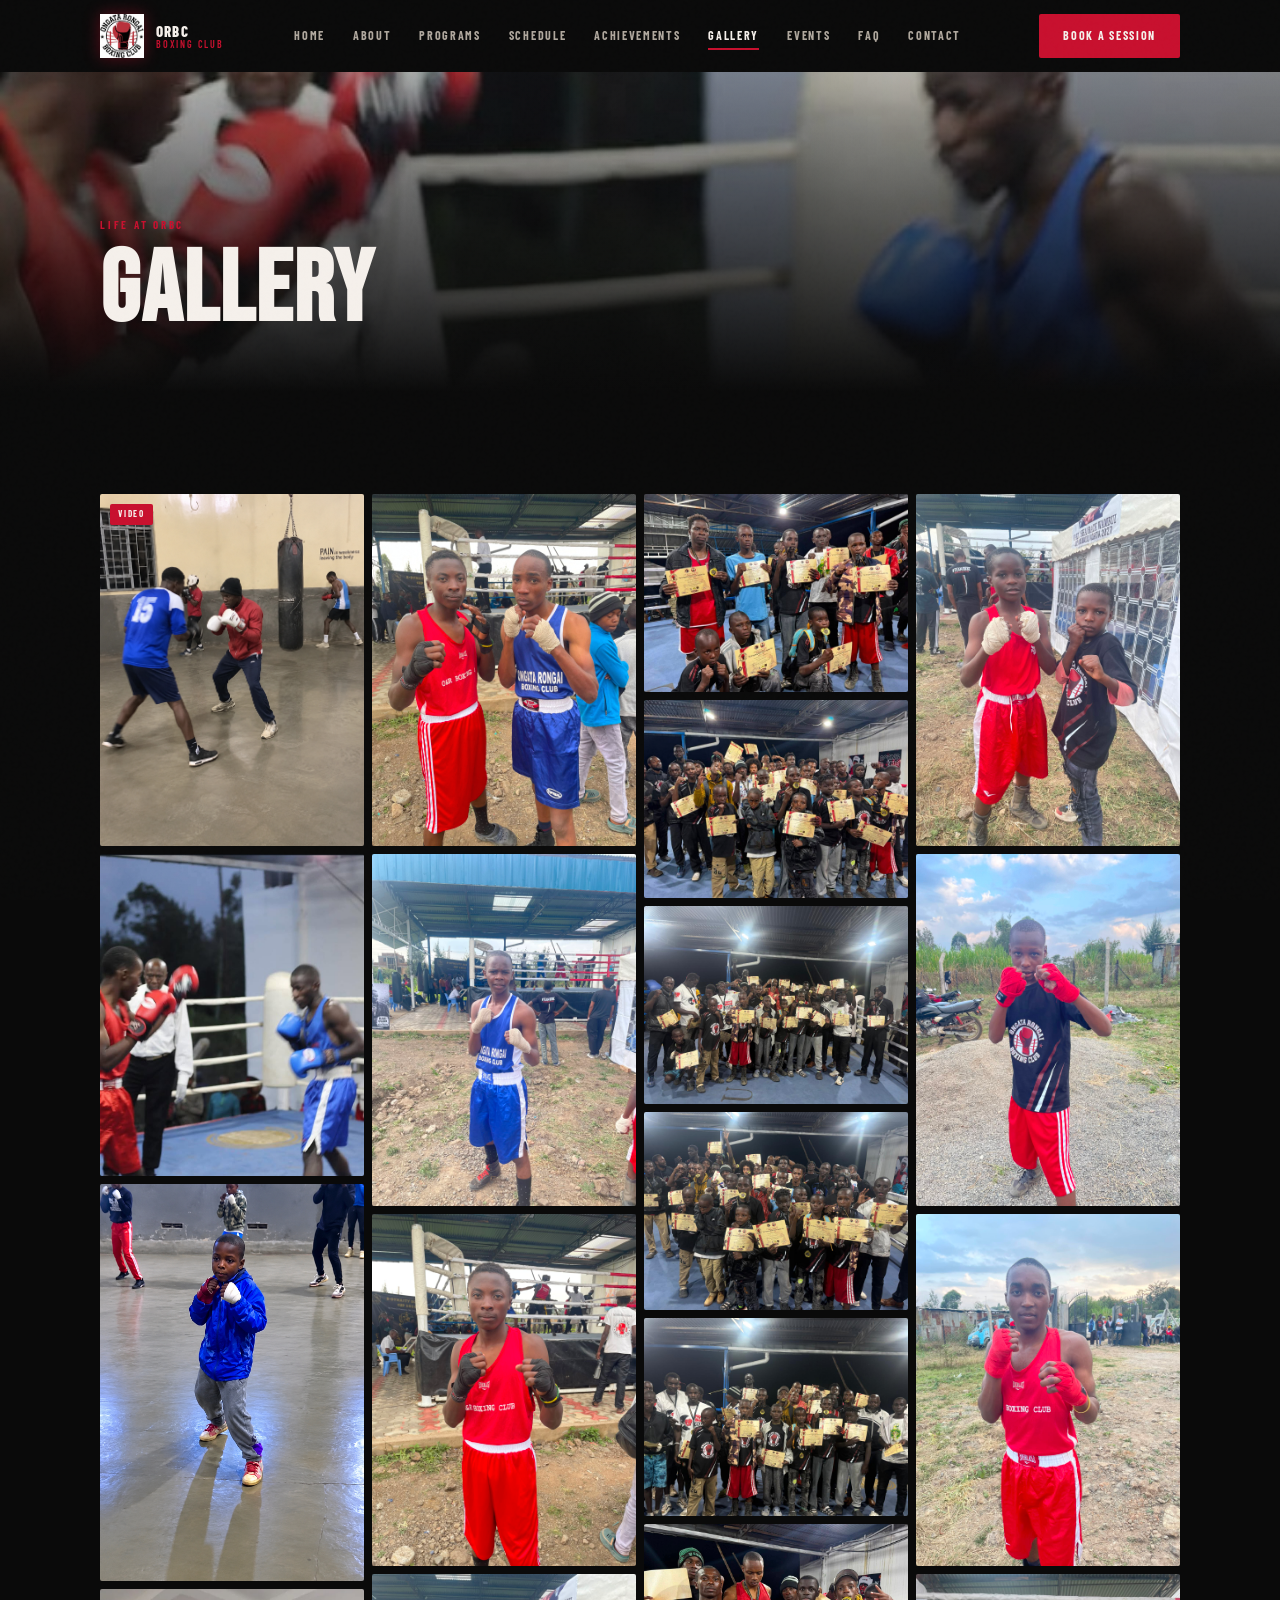
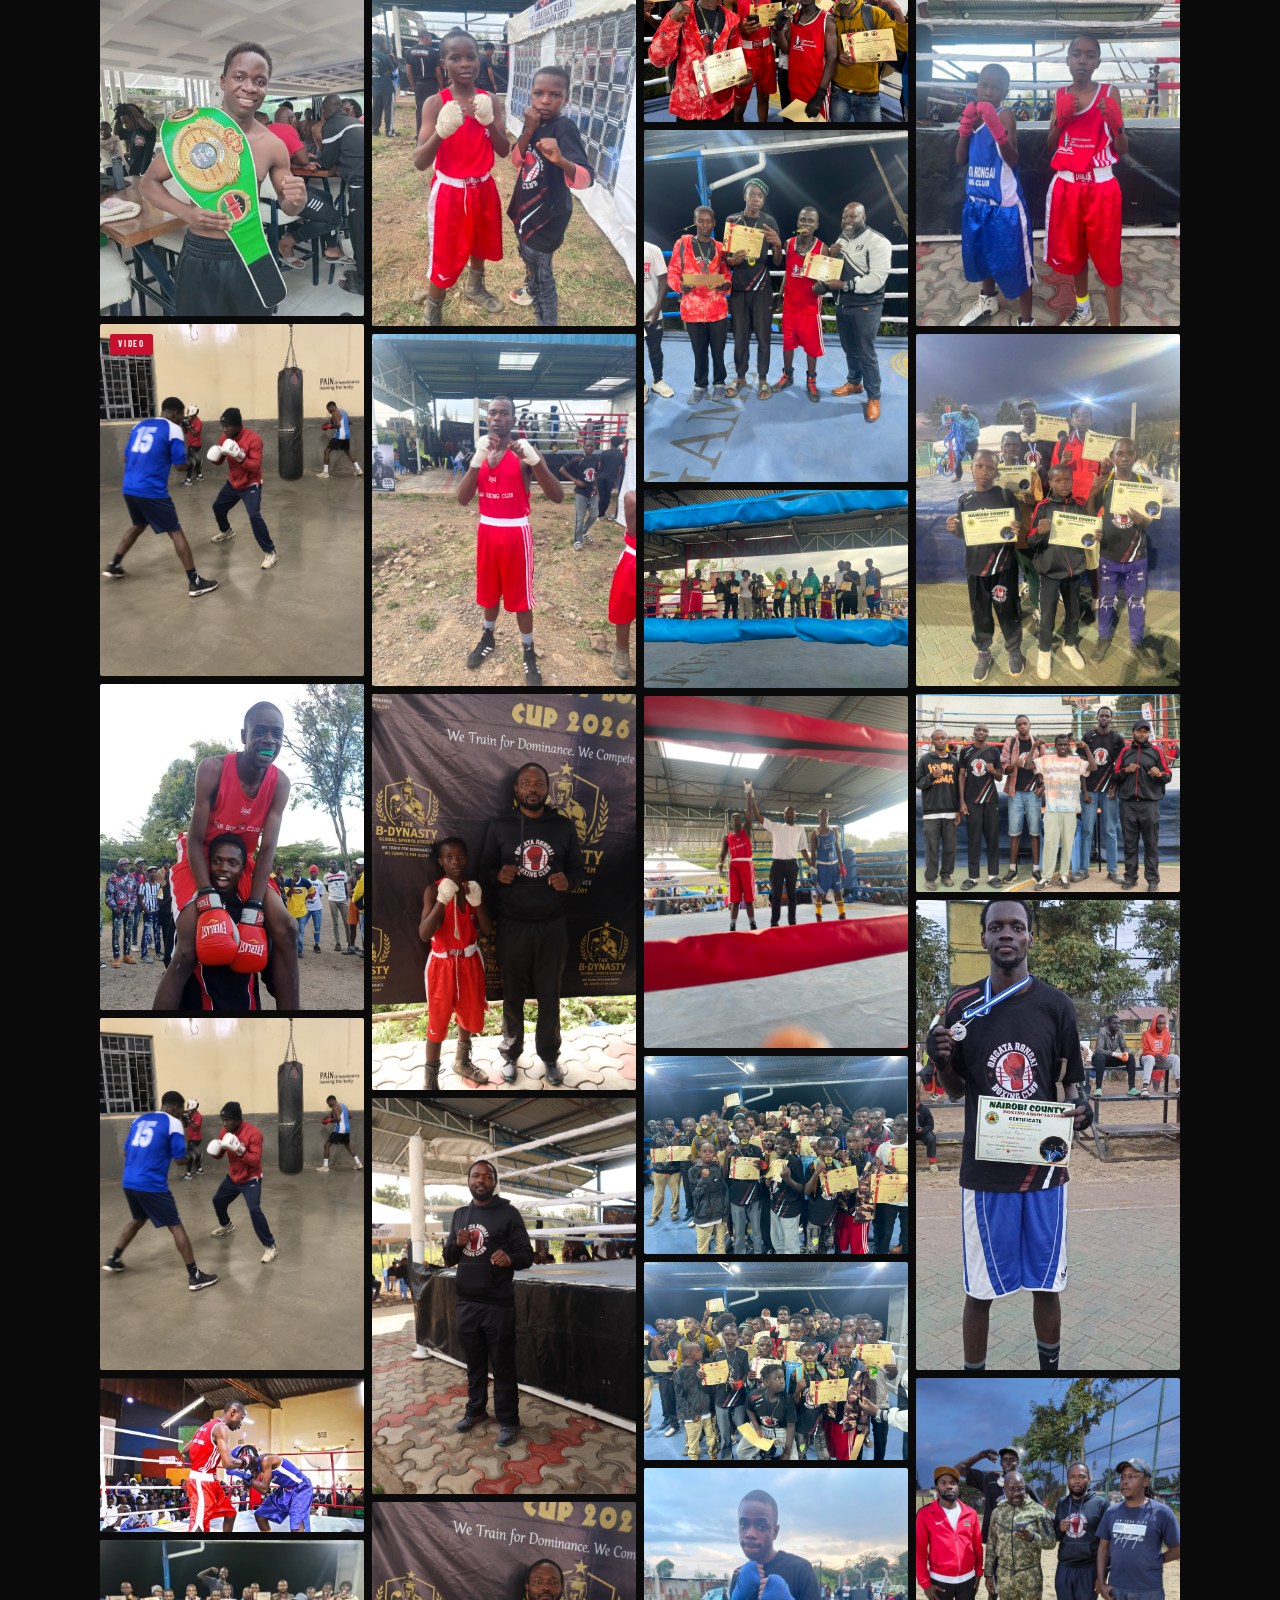
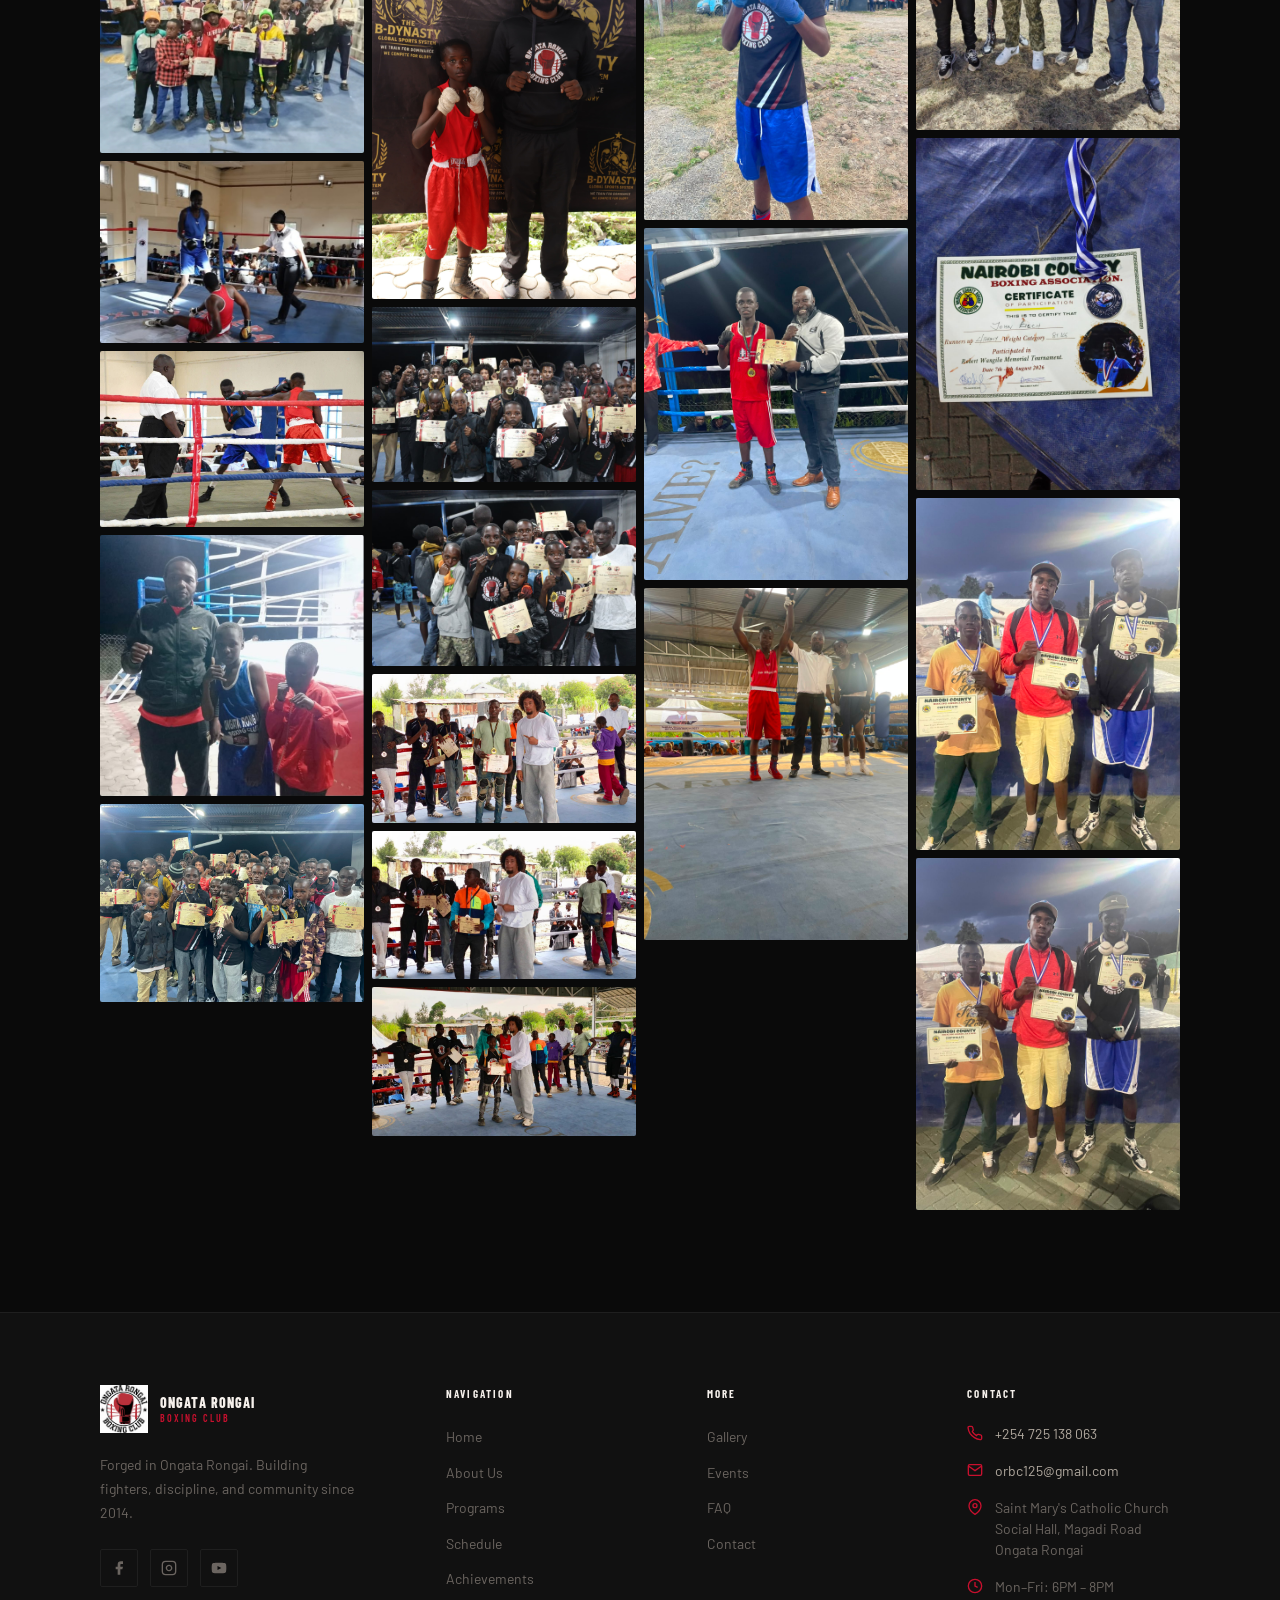
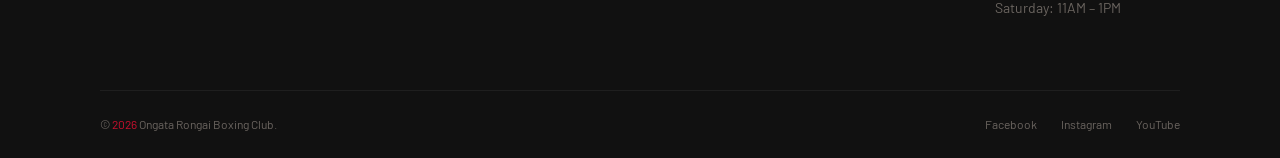
<file: gallery.html>
<!DOCTYPE html>
<html lang="en">
<head>
  <meta charset="UTF-8" />
  <meta name="viewport" content="width=device-width, initial-scale=1.0" />
  <meta name="description" content="ORBC gallery — photos and videos from training, competitions, and club life." />
  <title>Gallery — ORBC Boxing Club</title>
  <link rel="preconnect" href="https://fonts.googleapis.com" />
  <link rel="preconnect" href="https://fonts.gstatic.com" crossorigin />
  <link rel="stylesheet" href="css/global.css" />
  <link rel="stylesheet" href="css/nav.css" />
  <link rel="stylesheet" href="css/footer.css" />
  <link rel="stylesheet" href="css/gallery.css" />
  <link rel="canonical" href="https://orbc.co.ke/gallery.html" />

  <meta property="og:type" content="website" />
  <meta property="og:site_name" content="ORBC — Ongata Rongai Boxing Club" />
  <meta property="og:title" content="Gallery — ORBC Boxing Club" />
  <meta property="og:description" content="ORBC gallery — photos and videos from training, competitions, and club life." />
  <meta property="og:url" content="https://orbc.co.ke/gallery.html" />
  <meta property="og:image" content="https://orbc.co.ke/assets/images/orbc-logo.png" />

  <meta name="twitter:card" content="summary_large_image" />
  <meta name="twitter:title" content="Gallery — ORBC Boxing Club" />
  <meta name="twitter:description" content="ORBC gallery — photos and videos from training, competitions, and club life." />
  <meta name="twitter:image" content="https://orbc.co.ke/assets/images/orbc-logo.png" />
  <link rel="icon" href="/favicon.ico" sizes="any" />
  <link rel="icon" type="image/png" sizes="32x32" href="/assets/images/favicon-32.png" />
  <link rel="icon" type="image/png" sizes="16x16" href="/assets/images/favicon-16.png" />
  <link rel="apple-touch-icon" sizes="180x180" href="/assets/images/favicon-180.png" />
  <link rel="manifest" href="/site.webmanifest" />
</head>
<body>
  <div id="nav-placeholder"></div>
  <main>

    <header class="page-hero">
      <div class="page-hero__bg" style="background-image:url('assets/images/gallery-1.jpg')"></div>
      <div class="container page-hero__content">
        <p class="page-hero__label">Life at ORBC</p>
        <h1 class="page-hero__title">Gallery</h1>
      </div>
    </header>

    <section class="section section--dark" aria-label="Gallery">
      <div class="container">
        <div class="gallery-grid" id="gallery-grid" aria-label="Gallery">
          <!-- Rendered by gallery.js -->
        </div>
      </div>
    </section>

    <!-- Lightbox -->
    <div class="lightbox" id="lightbox" role="dialog" aria-modal="true" aria-label="Media viewer" hidden>
      <button class="lightbox__close" id="lb-close" aria-label="Close">
        <svg width="24" height="24" viewBox="0 0 24 24" fill="none" stroke="currentColor" stroke-width="2">
          <line x1="18" y1="6" x2="6" y2="18"/><line x1="6" y1="6" x2="18" y2="18"/>
        </svg>
      </button>
      <button class="lightbox__nav lightbox__nav--prev" id="lb-prev" aria-label="Previous">
        <svg width="24" height="24" viewBox="0 0 24 24" fill="none" stroke="currentColor" stroke-width="2">
          <polyline points="15 18 9 12 15 6"/>
        </svg>
      </button>
      <div class="lightbox__media" id="lb-media"></div>
      <button class="lightbox__nav lightbox__nav--next" id="lb-next" aria-label="Next">
        <svg width="24" height="24" viewBox="0 0 24 24" fill="none" stroke="currentColor" stroke-width="2">
          <polyline points="9 18 15 12 9 6"/>
        </svg>
      </button>
      <div class="lightbox__caption" id="lb-caption"></div>
    </div>

  </main>
  <div id="footer-placeholder"></div>
  <script type="module" src="js/gallery.js"></script>
</body>
</html>
</file>
<file: css/global.css>
/* ============================================================
   ORBC — GLOBAL STYLES
   Ongata Rongai Boxing Club
   ============================================================ */

@import url('https://fonts.googleapis.com/css2?family=Barlow+Condensed:ital,wght@0,400;0,600;0,700;0,800;0,900;1,700&family=Barlow:wght@300;400;500;600&family=Bebas+Neue&display=swap');

/* ── CSS Variables ── */
:root {
  --black:        #0a0a0a;
  --black-mid:    #111111;
  --black-card:   #161616;
  --black-border: #1f1f1f;
  --red:          #c8102e;
  --red-dark:     #a00d24;
  --red-glow:     rgba(200, 16, 46, 0.15);
  --white:        #f5f0eb;
  --white-dim:    #b0a89e;
  --white-muted:  #6b6560;

  --font-display: 'Bebas Neue', sans-serif;
  --font-heading: 'Barlow Condensed', sans-serif;
  --font-body:    'Barlow', sans-serif;

  --nav-h: 72px;
  --section-pad: clamp(64px, 8vw, 120px);
  --container: 1200px;
  --radius: 2px;

  --ease-out: cubic-bezier(0.16, 1, 0.3, 1);
  --ease-in-out: cubic-bezier(0.65, 0, 0.35, 1);
}

/* ── Reset ── */
*, *::before, *::after { box-sizing: border-box; margin: 0; padding: 0; }

html {
  scroll-behavior: smooth;
  font-size: 16px;
  -webkit-font-smoothing: antialiased;
}

body {
  background-color: var(--black);
  color: var(--white);
  font-family: var(--font-body);
  font-weight: 400;
  line-height: 1.6;
  overflow-x: hidden;
}

img {
  display: block;
  max-width: 100%;
  height: auto;
}

a { color: inherit; text-decoration: none; }
button { cursor: pointer; border: none; background: none; font-family: inherit; }
ul, ol { list-style: none; }

/* ── Grain overlay (global texture) ── */
body::before {
  content: '';
  position: fixed;
  inset: 0;
  background-image: url("data:image/svg+xml,%3Csvg viewBox='0 0 256 256' xmlns='http://www.w3.org/2000/svg'%3E%3Cfilter id='noise'%3E%3CfeTurbulence type='fractalNoise' baseFrequency='0.9' numOctaves='4' stitchTiles='stitch'/%3E%3C/filter%3E%3Crect width='100%25' height='100%25' filter='url(%23noise)' opacity='0.04'/%3E%3C/svg%3E");
  pointer-events: none;
  z-index: 9999;
  opacity: 0.4;
}

/* ── Container ── */
.container {
  width: 100%;
  max-width: var(--container);
  margin-inline: auto;
  padding-inline: clamp(20px, 5vw, 60px);
}

/* ── Section spacing ── */
.section { padding-block: var(--section-pad); }
.section--dark  { background-color: var(--black); }
.section--mid   { background-color: var(--black-mid); }
.section--card  { background-color: var(--black-card); }

/* ── Section labels ── */
.section-label {
  display: inline-flex;
  align-items: center;
  gap: 10px;
  font-family: var(--font-heading);
  font-size: 11px;
  font-weight: 700;
  letter-spacing: 0.25em;
  text-transform: uppercase;
  color: var(--red);
  margin-bottom: 16px;
}
.section-label::before {
  content: '';
  display: block;
  width: 24px;
  height: 2px;
  background: var(--red);
  flex-shrink: 0;
}

/* ── Typography ── */
.display-title {
  font-family: var(--font-display);
  font-size: clamp(56px, 10vw, 120px);
  line-height: 0.92;
  letter-spacing: 0.02em;
  text-transform: uppercase;
}

.section-title {
  font-family: var(--font-heading);
  font-size: clamp(36px, 5vw, 60px);
  font-weight: 800;
  line-height: 1;
  letter-spacing: 0.01em;
  text-transform: uppercase;
}

.section-title span { color: var(--red); }

.body-text {
  font-size: clamp(15px, 1.5vw, 17px);
  font-weight: 300;
  color: var(--white-dim);
  line-height: 1.75;
}

/* ── Red accent line ── */
.accent-line {
  display: block;
  width: 48px;
  height: 3px;
  background: var(--red);
  margin-block: 20px;
}

/* ── Buttons ── */
.btn {
  display: inline-flex;
  align-items: center;
  gap: 10px;
  font-family: var(--font-heading);
  font-size: 14px;
  font-weight: 700;
  letter-spacing: 0.12em;
  text-transform: uppercase;
  padding: 14px 32px;
  border-radius: var(--radius);
  transition: all 0.25s var(--ease-out);
  white-space: nowrap;
}

.btn--primary {
  background: var(--red);
  color: var(--white);
  border: 2px solid var(--red);
}
.btn--primary:hover {
  background: var(--red-dark);
  border-color: var(--red-dark);
  transform: translateY(-2px);
  box-shadow: 0 12px 32px rgba(200, 16, 46, 0.35);
}

.btn--outline {
  background: transparent;
  color: var(--white);
  border: 2px solid rgba(245, 240, 235, 0.3);
}
.btn--outline:hover {
  border-color: var(--white);
  transform: translateY(-2px);
}

.btn--ghost {
  background: transparent;
  color: var(--red);
  border: 2px solid var(--red);
  padding: 12px 28px;
}
.btn--ghost:hover {
  background: var(--red);
  color: var(--white);
}

/* ── Divider ── */
.divider {
  width: 100%;
  height: 1px;
  background: var(--black-border);
}

/* ── Scroll reveal animations ── */
.reveal {
  opacity: 0;
  transform: translateY(32px);
  transition: opacity 0.7s var(--ease-out), transform 0.7s var(--ease-out);
}
.reveal.revealed {
  opacity: 1;
  transform: translateY(0);
}
.reveal--left {
  transform: translateX(-32px);
}
.reveal--left.revealed {
  transform: translateX(0);
}
.reveal--right {
  transform: translateX(32px);
}
.reveal--right.revealed {
  transform: translateX(0);
}

/* stagger delays */
.reveal-d1 { transition-delay: 0.1s; }
.reveal-d2 { transition-delay: 0.2s; }
.reveal-d3 { transition-delay: 0.3s; }
.reveal-d4 { transition-delay: 0.4s; }
.reveal-d5 { transition-delay: 0.5s; }

/* ── Page hero banner (inner pages) ── */
.page-hero {
  position: relative;
  min-height: 320px;
  display: flex;
  align-items: flex-end;
  padding-bottom: 56px;
  overflow: hidden;
  margin-top: var(--nav-h);
}

.page-hero__bg {
  position: absolute;
  inset: 0;
  background-color: var(--black-mid);
  background-size: cover;
  background-position: center;
}
.page-hero__bg::after {
  content: '';
  position: absolute;
  inset: 0;
  background: linear-gradient(to top, var(--black) 0%, rgba(10,10,10,0.6) 60%, rgba(10,10,10,0.3) 100%);
}

.page-hero__content {
  position: relative;
  z-index: 1;
}

.page-hero__label {
  font-family: var(--font-heading);
  font-size: 11px;
  font-weight: 700;
  letter-spacing: 0.25em;
  text-transform: uppercase;
  color: var(--red);
  margin-bottom: 12px;
}

.page-hero__title {
  font-family: var(--font-display);
  font-size: clamp(48px, 8vw, 100px);
  line-height: 0.9;
  letter-spacing: 0.02em;
  text-transform: uppercase;
}

/* ── Cards ── */
.card {
  background: var(--black-card);
  border: 1px solid var(--black-border);
  border-radius: var(--radius);
  overflow: hidden;
  transition: border-color 0.3s, transform 0.3s var(--ease-out);
}
.card:hover {
  border-color: var(--red);
  transform: translateY(-4px);
}

.card__img {
  width: 100%;
  aspect-ratio: 16/9;
  object-fit: cover;
}

.card__body {
  padding: 24px;
}

/* ── Red stripe decoration ── */
.stripe {
  display: inline-block;
  width: 4px;
  height: 100%;
  background: var(--red);
  flex-shrink: 0;
}

/* ── Lazy loading blur-up ── */
img[data-src] {
  filter: blur(8px);
  transition: filter 0.4s;
}
img.loaded {
  filter: blur(0);
}

/* ── Responsive utilities ── */
@media (max-width: 768px) {
  :root { --nav-h: 60px; }
  .hide-mobile { display: none !important; }
}
@media (min-width: 769px) {
  .hide-desktop { display: none !important; }
}
</file>
<file: css/nav.css>
/* ============================================================
   ORBC — NAVIGATION STYLES
   ============================================================ */

.nav {
  position: fixed;
  top: 0;
  left: 0;
  right: 0;
  z-index: 1000;
  height: var(--nav-h);
  display: flex;
  align-items: center;
  transition: background 0.4s var(--ease-out), backdrop-filter 0.4s;
}

.nav--transparent {
  background: transparent;
}

.nav--solid {
  background: rgba(10, 10, 10, 0.96);
  backdrop-filter: blur(12px);
  -webkit-backdrop-filter: blur(12px);
  border-bottom: 1px solid var(--black-border);
}

.nav__inner {
  display: flex;
  align-items: center;
  justify-content: space-between;
  width: 100%;
}

/* Logo */
.nav__logo {
  display: flex;
  align-items: center;
  gap: 12px;
  flex-shrink: 0;
}

.nav__logo-img {
  width: 44px;
  height: 44px;
  object-fit: contain;
  filter: drop-shadow(0 0 8px rgba(200, 16, 46, 0.4));
}

.nav__logo-text {
  display: flex;
  flex-direction: column;
  line-height: 1;
}

.nav__logo-name {
  font-family: var(--font-heading);
  font-size: 15px;
  font-weight: 800;
  letter-spacing: 0.08em;
  text-transform: uppercase;
  color: var(--white);
}

.nav__logo-sub {
  font-family: var(--font-heading);
  font-size: 10px;
  font-weight: 600;
  letter-spacing: 0.18em;
  text-transform: uppercase;
  color: var(--red);
}

/* Desktop menu */
.nav__menu {
  display: flex;
  align-items: center;
  gap: 4px;
}

.nav__link {
  font-family: var(--font-heading);
  font-size: 12px;
  font-weight: 700;
  letter-spacing: 0.14em;
  text-transform: uppercase;
  color: var(--white-dim);
  padding: 8px 12px;
  border-radius: var(--radius);
  transition: color 0.2s, background 0.2s;
  position: relative;
}

.nav__link::after {
  content: '';
  position: absolute;
  bottom: 4px;
  left: 12px;
  right: 12px;
  height: 2px;
  background: var(--red);
  transform: scaleX(0);
  transform-origin: left;
  transition: transform 0.25s var(--ease-out);
}

.nav__link:hover,
.nav__link.active {
  color: var(--white);
}

.nav__link:hover::after,
.nav__link.active::after {
  transform: scaleX(1);
}

/* CTA button in nav */
.nav__cta {
  font-family: var(--font-heading);
  font-size: 12px;
  font-weight: 700;
  letter-spacing: 0.14em;
  text-transform: uppercase;
  background: var(--red);
  color: var(--white);
  padding: 10px 22px;
  border-radius: var(--radius);
  border: 2px solid var(--red);
  transition: all 0.25s var(--ease-out);
  margin-left: 8px;
}

.nav__cta:hover {
  background: transparent;
  color: var(--red);
}

/* Hamburger */
.nav__hamburger {
  display: none;
  flex-direction: column;
  justify-content: center;
  gap: 5px;
  width: 40px;
  height: 40px;
  padding: 8px;
  border-radius: var(--radius);
  border: 1px solid var(--black-border);
  cursor: pointer;
  background: transparent;
}

.nav__hamburger span {
  display: block;
  width: 100%;
  height: 2px;
  background: var(--white);
  border-radius: 2px;
  transition: all 0.3s var(--ease-out);
  transform-origin: center;
}

.nav__hamburger.open span:nth-child(1) {
  transform: translateY(7px) rotate(45deg);
}
.nav__hamburger.open span:nth-child(2) {
  opacity: 0;
  transform: scaleX(0);
}
.nav__hamburger.open span:nth-child(3) {
  transform: translateY(-7px) rotate(-45deg);
}

/* Mobile drawer */
.nav__drawer {
  position: fixed;
  top: var(--nav-h);
  left: 0;
  right: 0;
  bottom: 0;
  background: rgba(10, 10, 10, 0.98);
  backdrop-filter: blur(16px);
  -webkit-backdrop-filter: blur(16px);
  display: flex;
  flex-direction: column;
  align-items: center;
  justify-content: center;
  gap: 8px;
  transform: translateX(100%);
  transition: transform 0.4s var(--ease-out);
  z-index: 999;
  border-top: 1px solid var(--black-border);
}

.nav__drawer.open {
  transform: translateX(0);
}

.nav__drawer .nav__link {
  font-size: 28px;
  letter-spacing: 0.1em;
  padding: 12px 32px;
  color: var(--white-dim);
}

.nav__drawer .nav__link::after {
  bottom: 8px;
  left: 32px;
  right: 32px;
}

.nav__drawer .nav__cta {
  margin-top: 24px;
  font-size: 16px;
  padding: 16px 48px;
}

/* Responsive */
@media (max-width: 900px) {
  .nav__menu { display: none; }
  .nav__cta.hide-mobile { display: none; }
  .nav__hamburger { display: flex; }
}
</file>
<file: css/footer.css>
/* ============================================================
   ORBC — FOOTER STYLES
   ============================================================ */

.footer {
  background: var(--black-mid);
  border-top: 1px solid var(--black-border);
  padding-top: 72px;
}

.footer__grid {
  display: grid;
  grid-template-columns: 1.4fr 1fr 1fr 1fr;
  gap: 48px;
  padding-bottom: 56px;
  border-bottom: 1px solid var(--black-border);
}

/* Brand column */
.footer__brand {}

.footer__logo {
  display: flex;
  align-items: center;
  gap: 12px;
  margin-bottom: 20px;
}

.footer__logo-img {
  width: 48px;
  height: 48px;
  object-fit: contain;
}

.footer__logo-text {
  font-family: var(--font-heading);
  font-size: 14px;
  font-weight: 800;
  letter-spacing: 0.08em;
  text-transform: uppercase;
  line-height: 1.2;
}

.footer__logo-text span {
  display: block;
  font-size: 10px;
  font-weight: 600;
  letter-spacing: 0.2em;
  color: var(--red);
}

.footer__tagline {
  font-size: 14px;
  color: var(--white-muted);
  line-height: 1.7;
  margin-bottom: 24px;
  max-width: 260px;
}

.footer__socials {
  display: flex;
  gap: 12px;
}

.footer__social {
  width: 38px;
  height: 38px;
  border: 1px solid var(--black-border);
  border-radius: var(--radius);
  display: flex;
  align-items: center;
  justify-content: center;
  color: var(--white-muted);
  font-size: 16px;
  transition: all 0.2s;
}

.footer__social:hover {
  border-color: var(--red);
  color: var(--red);
  background: var(--red-glow);
}

/* Nav columns */
.footer__col-title {
  font-family: var(--font-heading);
  font-size: 11px;
  font-weight: 700;
  letter-spacing: 0.2em;
  text-transform: uppercase;
  color: var(--white);
  margin-bottom: 20px;
}

.footer__links {
  display: flex;
  flex-direction: column;
  gap: 10px;
}

.footer__link {
  font-size: 14px;
  color: var(--white-muted);
  transition: color 0.2s, padding-left 0.2s;
}

.footer__link:hover {
  color: var(--white);
  padding-left: 6px;
}

/* Contact column */
.footer__contact-item {
  display: flex;
  align-items: flex-start;
  gap: 12px;
  margin-bottom: 16px;
}

.footer__contact-icon {
  color: var(--red);
  font-size: 16px;
  margin-top: 2px;
  flex-shrink: 0;
}

.footer__contact-text {
  font-size: 14px;
  color: var(--white-muted);
  line-height: 1.5;
}

.footer__contact-text a {
  color: var(--white-dim);
  transition: color 0.2s;
}

.footer__contact-text a:hover {
  color: var(--red);
}

/* Bottom bar */
.footer__bottom {
  display: flex;
  align-items: center;
  justify-content: space-between;
  padding-block: 24px;
  gap: 16px;
  flex-wrap: wrap;
}

.footer__copy {
  font-size: 12px;
  color: var(--white-muted);
}

.footer__copy span {
  color: var(--red);
}

.footer__bottom-links {
  display: flex;
  gap: 24px;
}

.footer__bottom-link {
  font-size: 12px;
  color: var(--white-muted);
  transition: color 0.2s;
}

.footer__bottom-link:hover {
  color: var(--white);
}

/* Responsive */
@media (max-width: 900px) {
  .footer__grid {
    grid-template-columns: 1fr 1fr;
    gap: 36px;
  }
}

@media (max-width: 560px) {
  .footer__grid {
    grid-template-columns: 1fr;
    gap: 32px;
  }
  .footer__bottom {
    flex-direction: column;
    align-items: flex-start;
  }
}
</file>
<file: css/home.css>
/* ============================================================
   ORBC — HOME PAGE STYLES
   ============================================================ */

/* ── HERO ── */
.hero {
  position: relative;
  min-height: 88svh;
  display: flex;
  align-items: center;
  overflow: hidden;
}

.hero__media {
  position: absolute;
  inset: 0;
  z-index: 0;
}

.hero__video {
  position: absolute;
  inset: 0;
  width: 100%;
  height: 100%;
  object-fit: cover;
  object-position: center;
  opacity: 0;
  transition: opacity 1s ease;
}

.hero__video.active {
  opacity: 1;
}

.hero__overlay {
  position: absolute;
  inset: 0;
  background:
    linear-gradient(to right, rgba(10,10,10,0.92) 0%, rgba(10,10,10,0.55) 60%, rgba(10,10,10,0.2) 100%),
    linear-gradient(to top, rgba(10,10,10,0.8) 0%, transparent 40%);
}

.hero__content {
  position: relative;
  z-index: 1;
  padding-top: calc(var(--nav-h) + 40px);
  padding-bottom: 100px;
  max-width: 760px;
}

.hero__eyebrow {
  display: flex;
  align-items: center;
  gap: 12px;
  font-family: var(--font-heading);
  font-size: 11px;
  font-weight: 700;
  letter-spacing: 0.28em;
  text-transform: uppercase;
  color: var(--red);
  margin-bottom: 24px;
  opacity: 0;
  animation: fadeUp 0.8s var(--ease-out) 0.2s forwards;
}

.hero__eyebrow-line {
  display: block;
  width: 32px;
  height: 2px;
  background: var(--red);
  flex-shrink: 0;
}

.hero__title {
  display: flex;
  flex-direction: column;
  font-family: var(--font-display);
  font-size: clamp(72px, 13vw, 160px);
  line-height: 0.88;
  letter-spacing: 0.01em;
  text-transform: uppercase;
  color: var(--white);
  margin-bottom: 28px;
}

.hero__title-line {
  display: block;
  opacity: 0;
  transform: translateY(40px);
}
.hero__title-line--1 { animation: fadeUp 0.9s var(--ease-out) 0.35s forwards; }
.hero__title-line--2 { animation: fadeUp 0.9s var(--ease-out) 0.5s forwards; color: var(--red); }
.hero__title-line--3 { animation: fadeUp 0.9s var(--ease-out) 0.65s forwards; }

.hero__sub {
  font-family: var(--font-body);
  font-size: clamp(16px, 2vw, 20px);
  font-weight: 300;
  color: var(--white-dim);
  line-height: 1.6;
  margin-bottom: 40px;
  opacity: 0;
  animation: fadeUp 0.8s var(--ease-out) 0.8s forwards;
}

.hero__actions {
  display: flex;
  flex-wrap: wrap;
  gap: 16px;
  margin-bottom: 40px;
  opacity: 0;
  animation: fadeUp 0.8s var(--ease-out) 0.95s forwards;
}

.hero__meta {
  display: flex;
  align-items: center;
  gap: 12px;
  font-family: var(--font-heading);
  font-size: 12px;
  font-weight: 600;
  letter-spacing: 0.1em;
  text-transform: uppercase;
  color: var(--white-muted);
  opacity: 0;
  animation: fadeUp 0.8s var(--ease-out) 1.1s forwards;
}

.hero__meta-item {
  display: flex;
  align-items: center;
  gap: 6px;
}

.hero__meta-dot {
  width: 4px;
  height: 4px;
  border-radius: 50%;
  background: var(--red);
  flex-shrink: 0;
}

.hero__scroll {
  position: absolute;
  bottom: 32px;
  right: clamp(20px, 5vw, 60px);
  display: flex;
  align-items: center;
  gap: 12px;
  font-family: var(--font-heading);
  font-size: 10px;
  font-weight: 700;
  letter-spacing: 0.2em;
  text-transform: uppercase;
  color: var(--white-muted);
  writing-mode: vertical-rl;
  z-index: 1;
  opacity: 0;
  animation: fadeIn 1s var(--ease-out) 1.5s forwards;
}

.hero__scroll-line {
  width: 2px;
  height: 48px;
  background: linear-gradient(to bottom, var(--red), transparent);
  animation: scrollPulse 2s ease-in-out infinite;
}

/* ── HOME ABOUT ── */
.home-about__grid {
  display: grid;
  grid-template-columns: 1fr 1fr;
  gap: 80px;
  align-items: center;
}

.home-about__image-wrap {
  position: relative;
}

.home-about__image {
  width: 100%;
  height: 580px;
  object-fit: cover;
  border-radius: var(--radius);
  display: block;
}

.home-about__image-tag {
  position: absolute;
  bottom: -24px;
  right: -24px;
  background: var(--red);
  padding: 20px 28px;
  text-align: center;
  border-radius: var(--radius);
}

.home-about__image-tag-num {
  display: block;
  font-family: var(--font-display);
  font-size: 40px;
  line-height: 1;
  color: var(--white);
}

.home-about__image-tag-text {
  display: block;
  font-family: var(--font-heading);
  font-size: 11px;
  font-weight: 700;
  letter-spacing: 0.2em;
  text-transform: uppercase;
  color: rgba(255,255,255,0.8);
  margin-top: 4px;
}

/* ── PILLARS ── */
.home-pillars__header {
  margin-bottom: 56px;
}

.home-pillars__grid {
  display: grid;
  grid-template-columns: repeat(3, 1fr);
  gap: 2px;
}

.pillar {
  background: var(--black-card);
  padding: 48px 36px;
  border: 1px solid var(--black-border);
  transition: border-color 0.3s, background 0.3s;
  position: relative;
  overflow: hidden;
}

.pillar::before {
  content: '';
  position: absolute;
  top: 0;
  left: 0;
  width: 100%;
  height: 3px;
  background: var(--red);
  transform: scaleX(0);
  transform-origin: left;
  transition: transform 0.4s var(--ease-out);
}

.pillar:hover {
  border-color: var(--black-border);
  background: #1a1a1a;
}

.pillar:hover::before {
  transform: scaleX(1);
}

.pillar__icon {
  color: var(--red);
  margin-bottom: 24px;
}

.pillar__title {
  font-family: var(--font-heading);
  font-size: 22px;
  font-weight: 800;
  letter-spacing: 0.04em;
  text-transform: uppercase;
  color: var(--white);
  margin-bottom: 16px;
}

.pillar__text {
  font-size: 15px;
  font-weight: 300;
  color: var(--white-dim);
  line-height: 1.7;
}

/* ── PROGRAMS ── */
.home-programs__header {
  margin-bottom: 48px;
}

.home-programs__grid {
  display: grid;
  grid-template-columns: repeat(3, 1fr);
  gap: 24px;
}

.program-card {
  background: var(--black-card);
  border: 1px solid var(--black-border);
  border-radius: var(--radius);
  overflow: hidden;
  transition: border-color 0.3s, transform 0.35s var(--ease-out);
}

.program-card:hover {
  border-color: var(--red);
  transform: translateY(-6px);
}

.program-card__img-wrap {
  position: relative;
  overflow: hidden;
}

.program-card__img {
  width: 100%;
  height: 220px;
  object-fit: cover;
  transition: transform 0.5s var(--ease-out);
  display: block;
}

.program-card:hover .program-card__img {
  transform: scale(1.05);
}

.program-card__badge {
  position: absolute;
  top: 16px;
  left: 16px;
  background: var(--red);
  color: var(--white);
  font-family: var(--font-heading);
  font-size: 11px;
  font-weight: 700;
  letter-spacing: 0.15em;
  text-transform: uppercase;
  padding: 5px 12px;
  border-radius: var(--radius);
}

.program-card__body {
  padding: 28px;
}

.program-card__title {
  font-family: var(--font-heading);
  font-size: 22px;
  font-weight: 800;
  text-transform: uppercase;
  color: var(--white);
  margin-bottom: 12px;
  letter-spacing: 0.03em;
}

.program-card__text {
  font-size: 14px;
  font-weight: 300;
  color: var(--white-dim);
  line-height: 1.65;
  margin-bottom: 20px;
}

.program-card__link {
  display: inline-flex;
  align-items: center;
  gap: 8px;
  font-family: var(--font-heading);
  font-size: 12px;
  font-weight: 700;
  letter-spacing: 0.12em;
  text-transform: uppercase;
  color: var(--red);
  transition: gap 0.2s;
}

.program-card__link:hover {
  gap: 12px;
}

/* ── COMPETITIONS SECTION ── */
.home-achievements {
  position: relative;
  min-height: 600px;
  display: flex;
  align-items: center;
  overflow: hidden;
}

.home-achievements__bg {
  position: absolute;
  inset: 0;
}

.home-achievements__bg-img {
  width: 100%;
  height: 100%;
  object-fit: cover;
  object-position: center top;
}

.home-achievements__overlay {
  position: absolute;
  inset: 0;
  background: linear-gradient(
    135deg,
    rgba(10,10,10,0.97) 0%,
    rgba(10,10,10,0.85) 50%,
    rgba(200,16,46,0.15) 100%
  );
}

.home-achievements__content {
  position: relative;
  z-index: 1;
  max-width: 640px;
  padding-block: 100px;
}

.home-achievements__title {
  margin-bottom: 24px;
}

.home-achievements__text {
  margin-bottom: 40px;
  max-width: 480px;
}

.home-competitions {
  display: flex;
  flex-wrap: wrap;
  gap: 12px;
  margin-bottom: 8px;
}

.competition-pill {
  display: inline-flex;
  align-items: center;
  gap: 8px;
  padding: 10px 20px;
  border-radius: var(--radius);
  border: 1px solid rgba(200,16,46,0.35);
  background: rgba(200,16,46,0.08);
  font-family: var(--font-heading);
  font-size: 13px;
  font-weight: 700;
  letter-spacing: 0.1em;
  text-transform: uppercase;
  color: var(--white-dim);
}

.competition-pill svg {
  color: var(--red);
  flex-shrink: 0;
}

/* ── GALLERY TEASER ── */
.home-gallery__header {
  display: flex;
  align-items: flex-end;
  justify-content: space-between;
  margin-bottom: 32px;
}

.home-gallery__grid {
  display: grid;
  grid-template-columns: repeat(4, 1fr);
  grid-template-rows: 240px 240px;
  gap: 6px;
}

.gallery-thumb {
  overflow: hidden;
  cursor: pointer;
}

.gallery-thumb:first-child {
  grid-row: span 2;
}

.gallery-thumb img,
.gallery-thumb video {
  width: 100%;
  height: 100%;
  object-fit: cover;
  display: block;
  transition: transform 0.5s var(--ease-out);
}

.gallery-thumb:hover img,
.gallery-thumb:hover video {
  transform: scale(1.06);
}

/* ── CTA BAND ── */
.cta-band {
  border-top: 1px solid var(--black-border);
  background: var(--black-card);
}

.cta-band__inner {
  display: flex;
  align-items: center;
  justify-content: space-between;
  gap: 48px;
  flex-wrap: wrap;
}

.cta-band__title {
  margin-top: 16px;
}

.cta-band__actions {
  display: flex;
  gap: 16px;
  flex-wrap: wrap;
  flex-shrink: 0;
}

/* ── KEYFRAMES ── */
@keyframes fadeUp {
  to { opacity: 1; transform: translateY(0); }
}

@keyframes fadeIn {
  to { opacity: 1; }
}

@keyframes scrollPulse {
  0%, 100% { opacity: 1; }
  50%       { opacity: 0.3; }
}

/* ── RESPONSIVE ── */
@media (max-width: 1024px) {
  .home-about__grid       { grid-template-columns: 1fr; gap: 48px; }
  .home-about__image      { height: 400px; }
  .home-about__image-tag  { right: 16px; bottom: -16px; }
  .home-programs__grid    { grid-template-columns: 1fr 1fr; }
  .home-gallery__grid     { grid-template-columns: repeat(3, 1fr); grid-template-rows: 180px 180px; }
}

@media (max-width: 768px) {
  .home-pillars__grid     { grid-template-columns: 1fr; gap: 2px; }
  .home-programs__grid    { grid-template-columns: 1fr; }
  .home-gallery__grid     { grid-template-columns: 1fr 1fr; grid-template-rows: auto; }
  .home-gallery__grid .gallery-thumb:first-child { grid-row: span 1; }
  .cta-band__inner        { flex-direction: column; align-items: flex-start; }
}

@media (max-width: 480px) {
  .hero__actions          { flex-direction: column; }
  .hero__actions .btn     { width: 100%; justify-content: center; }
  .home-competitions      { flex-direction: column; }
  .home-gallery__grid     { grid-template-columns: 1fr; }
}
</file>
<file: css/achievements.css>
/* ============================================================
   ORBC — ACHIEVEMENTS PAGE STYLES
   ============================================================ */

/* Impact numbers */
.impact-grid {
  display: grid;
  grid-template-columns: repeat(4, 1fr);
  gap: 2px;
}

.impact-card {
  background: var(--black-card);
  border: 1px solid var(--black-border);
  padding: 40px 32px;
  position: relative;
  transition: border-color 0.3s;
}

.impact-card::after {
  content: '';
  position: absolute;
  bottom: 0;
  left: 0;
  right: 0;
  height: 3px;
  background: var(--red);
  transform: scaleX(0);
  transform-origin: left;
  transition: transform 0.4s var(--ease-out);
}

.impact-card:hover::after {
  transform: scaleX(1);
}

.impact-card__number {
  display: block;
  font-family: var(--font-display);
  font-size: clamp(52px, 5vw, 80px);
  line-height: 1;
  color: var(--red);
  margin-bottom: 8px;
}

.impact-card__label {
  display: block;
  font-family: var(--font-heading);
  font-size: 13px;
  font-weight: 700;
  letter-spacing: 0.15em;
  text-transform: uppercase;
  color: var(--white);
  margin-bottom: 16px;
}

.impact-card__text {
  font-size: 13px;
  font-weight: 300;
  color: var(--white-muted);
  line-height: 1.7;
}

/* Impact statement */
.impact-statement {
  display: grid;
  grid-template-columns: 1fr 1fr;
  gap: 80px;
  align-items: center;
}

.impact-statement__img {
  width: 100%;
  height: 480px;
  object-fit: cover;
  object-position: top center;
  border-radius: var(--radius);
}

/* Competitions grid */
.competitions-grid {
  display: grid;
  grid-template-columns: repeat(2, 1fr);
  gap: 2px;
}

.competition-entry {
  background: var(--black-card);
  border: 1px solid var(--black-border);
  border-left: 4px solid var(--red);
  padding: 36px 32px;
  display: flex;
  gap: 24px;
  align-items: flex-start;
  transition: background 0.3s;
}

.competition-entry:hover {
  background: #161616;
}

.competition-entry__icon {
  color: var(--red);
  flex-shrink: 0;
  margin-top: 2px;
}

.competition-entry__title {
  font-family: var(--font-heading);
  font-size: 20px;
  font-weight: 800;
  text-transform: uppercase;
  letter-spacing: 0.04em;
  color: var(--white);
  margin-bottom: 10px;
}

.competition-entry__text {
  font-size: 14px;
  font-weight: 300;
  color: var(--white-dim);
  line-height: 1.7;
}

/* Notable fighters */
.fighters-grid {
  display: grid;
  grid-template-columns: repeat(3, 1fr);
  gap: 24px;
}

.fighter-card {
  background: var(--black-card);
  border: 1px solid var(--black-border);
  border-radius: var(--radius);
  padding: 32px;
  transition: border-color 0.3s;
}

.fighter-card:hover {
  border-color: var(--red);
}

.fighter-card__name {
  font-family: var(--font-heading);
  font-size: 22px;
  font-weight: 800;
  text-transform: uppercase;
  letter-spacing: 0.04em;
  color: var(--white);
  margin-bottom: 4px;
}

.fighter-card__category {
  display: block;
  font-family: var(--font-heading);
  font-size: 11px;
  font-weight: 700;
  letter-spacing: 0.2em;
  text-transform: uppercase;
  color: var(--red);
  margin-bottom: 16px;
}

.fighter-card__achievements {
  font-size: 14px;
  font-weight: 300;
  color: var(--white-dim);
  line-height: 1.7;
}

.fighter-card__active {
  display: inline-block;
  margin-top: 16px;
  font-family: var(--font-heading);
  font-size: 10px;
  font-weight: 700;
  letter-spacing: 0.18em;
  text-transform: uppercase;
  background: rgba(200,16,46,0.12);
  color: var(--red);
  border: 1px solid rgba(200,16,46,0.3);
  padding: 4px 10px;
  border-radius: var(--radius);
}

/* Yearly records */
.yearly-records {
  display: flex;
  flex-direction: column;
  gap: 2px;
}

.yearly-row {
  background: var(--black-card);
  border: 1px solid var(--black-border);
  border-radius: var(--radius);
  overflow: hidden;
  transition: border-color 0.3s;
}

.yearly-row:hover {
  border-color: rgba(200,16,46,0.4);
}

.yearly-row__header {
  display: grid;
  grid-template-columns: 100px 1fr auto;
  align-items: center;
  gap: 24px;
  padding: 24px 32px;
  cursor: pointer;
  user-select: none;
}

.yearly-row__year {
  font-family: var(--font-display);
  font-size: 36px;
  color: var(--red);
  line-height: 1;
}

.yearly-row__summary {
  display: flex;
  gap: 32px;
  flex-wrap: wrap;
}

.yearly-row__stat {
  display: flex;
  flex-direction: column;
  gap: 2px;
}

.yearly-row__stat-val {
  font-family: var(--font-heading);
  font-size: 22px;
  font-weight: 800;
  color: var(--white);
}

.yearly-row__stat-label {
  font-family: var(--font-heading);
  font-size: 10px;
  font-weight: 600;
  letter-spacing: 0.15em;
  text-transform: uppercase;
  color: var(--white-muted);
}

.yearly-row__toggle {
  color: var(--white-muted);
  transition: transform 0.3s var(--ease-out), color 0.2s;
}

.yearly-row.open .yearly-row__toggle {
  transform: rotate(180deg);
  color: var(--red);
}

.yearly-row__body {
  display: none;
  padding: 0 32px 28px;
  border-top: 1px solid var(--black-border);
}

.yearly-row.open .yearly-row__body {
  display: block;
}

.yearly-row__highlights {
  margin-top: 20px;
  display: flex;
  flex-direction: column;
  gap: 10px;
}

.yearly-row__highlight {
  display: flex;
  align-items: flex-start;
  gap: 10px;
  font-size: 14px;
  color: var(--white-dim);
}

.yearly-row__highlight::before {
  content: '';
  display: block;
  width: 6px;
  height: 6px;
  background: var(--red);
  border-radius: 50%;
  flex-shrink: 0;
  margin-top: 7px;
}

/* Responsive */
@media (max-width: 1024px) {
  .impact-statement { grid-template-columns: 1fr; gap: 48px; }
  .impact-statement__img { height: 360px; }
}

@media (max-width: 900px) {
  .impact-grid        { grid-template-columns: 1fr 1fr; }
  .competitions-grid  { grid-template-columns: 1fr; }
  .fighters-grid      { grid-template-columns: 1fr 1fr; }
}

@media (max-width: 600px) {
  .impact-grid        { grid-template-columns: 1fr 1fr; }
  .fighters-grid      { grid-template-columns: 1fr; }
  .yearly-row__header { grid-template-columns: 64px 1fr auto; padding: 16px 20px; }
  .yearly-row__body   { padding: 0 20px 20px; }
  .yearly-row__summary { gap: 20px; }
}
</file>
<file: css/gallery.css>
/* ============================================================
   ORBC — GALLERY PAGE STYLES
   ============================================================ */

/* Masonry grid */
.gallery-grid {
  columns: 4;
  column-gap: 8px;
}

.gallery-item {
  break-inside: avoid;
  margin-bottom: 8px;
  overflow: hidden;
  cursor: pointer;
  position: relative;
  background: var(--black-card);
  border-radius: var(--radius);
}

.gallery-item img {
  width: 100%;
  display: block;
  transition: transform 0.45s var(--ease-out);
  filter: blur(8px);
}

.gallery-item img.loaded {
  filter: blur(0);
}

.gallery-item video {
  width: 100%;
  display: block;
  transition: transform 0.45s var(--ease-out);
}

.gallery-item:hover img,
.gallery-item:hover video {
  transform: scale(1.04);
}

/* Video badge */
.gallery-item__video-badge {
  position: absolute;
  top: 10px;
  left: 10px;
  background: var(--red);
  color: var(--white);
  font-family: var(--font-heading);
  font-size: 9px;
  font-weight: 700;
  letter-spacing: 0.2em;
  text-transform: uppercase;
  padding: 3px 8px;
  border-radius: var(--radius);
  pointer-events: none;
}

/* Hover overlay */
.gallery-item__overlay {
  position: absolute;
  inset: 0;
  background: rgba(10,10,10,0);
  display: flex;
  align-items: center;
  justify-content: center;
  transition: background 0.3s;
  pointer-events: none;
}

.gallery-item:hover .gallery-item__overlay {
  background: rgba(10,10,10,0.35);
}

.gallery-item__icon {
  color: var(--white);
  opacity: 0;
  transform: scale(0.8);
  transition: opacity 0.3s, transform 0.3s var(--ease-out);
}

.gallery-item:hover .gallery-item__icon {
  opacity: 1;
  transform: scale(1);
}

/* Lightbox */
.lightbox {
  position: fixed;
  inset: 0;
  background: rgba(5,5,5,0.97);
  z-index: 2000;
  display: flex;
  align-items: center;
  justify-content: center;
}

.lightbox[hidden] { display: none; }

.lightbox__close {
  position: absolute;
  top: 20px;
  right: 20px;
  width: 44px;
  height: 44px;
  display: flex;
  align-items: center;
  justify-content: center;
  border: 1px solid rgba(255,255,255,0.15);
  border-radius: var(--radius);
  color: var(--white);
  background: rgba(255,255,255,0.05);
  cursor: pointer;
  transition: all 0.2s;
  z-index: 10;
}

.lightbox__close:hover {
  background: var(--red);
  border-color: var(--red);
}

.lightbox__nav {
  position: absolute;
  top: 50%;
  transform: translateY(-50%);
  width: 48px;
  height: 48px;
  display: flex;
  align-items: center;
  justify-content: center;
  border: 1px solid rgba(255,255,255,0.15);
  border-radius: var(--radius);
  color: var(--white);
  background: rgba(255,255,255,0.05);
  cursor: pointer;
  transition: all 0.2s;
  z-index: 10;
}

.lightbox__nav:hover {
  background: var(--red);
  border-color: var(--red);
}

.lightbox__nav--prev { left: 20px; }
.lightbox__nav--next { right: 20px; }

.lightbox__media {
  max-width: 90vw;
  max-height: 85vh;
  display: flex;
  align-items: center;
  justify-content: center;
}

.lightbox__media img {
  max-width: 90vw;
  max-height: 82vh;
  object-fit: contain;
  border-radius: var(--radius);
}

.lightbox__media video {
  max-width: 90vw;
  max-height: 82vh;
  border-radius: var(--radius);
}

.lightbox__caption {
  position: absolute;
  bottom: 20px;
  left: 50%;
  transform: translateX(-50%);
  font-family: var(--font-heading);
  font-size: 12px;
  font-weight: 600;
  letter-spacing: 0.12em;
  text-transform: uppercase;
  color: var(--white-muted);
  text-align: center;
  white-space: nowrap;
}

/* Responsive */
@media (max-width: 1024px) { .gallery-grid { columns: 3; } }
@media (max-width: 768px)  { .gallery-grid { columns: 2; } }
@media (max-width: 480px)  {
  .gallery-grid { columns: 2; column-gap: 4px; }
  .gallery-item { margin-bottom: 4px; }
}
</file>
